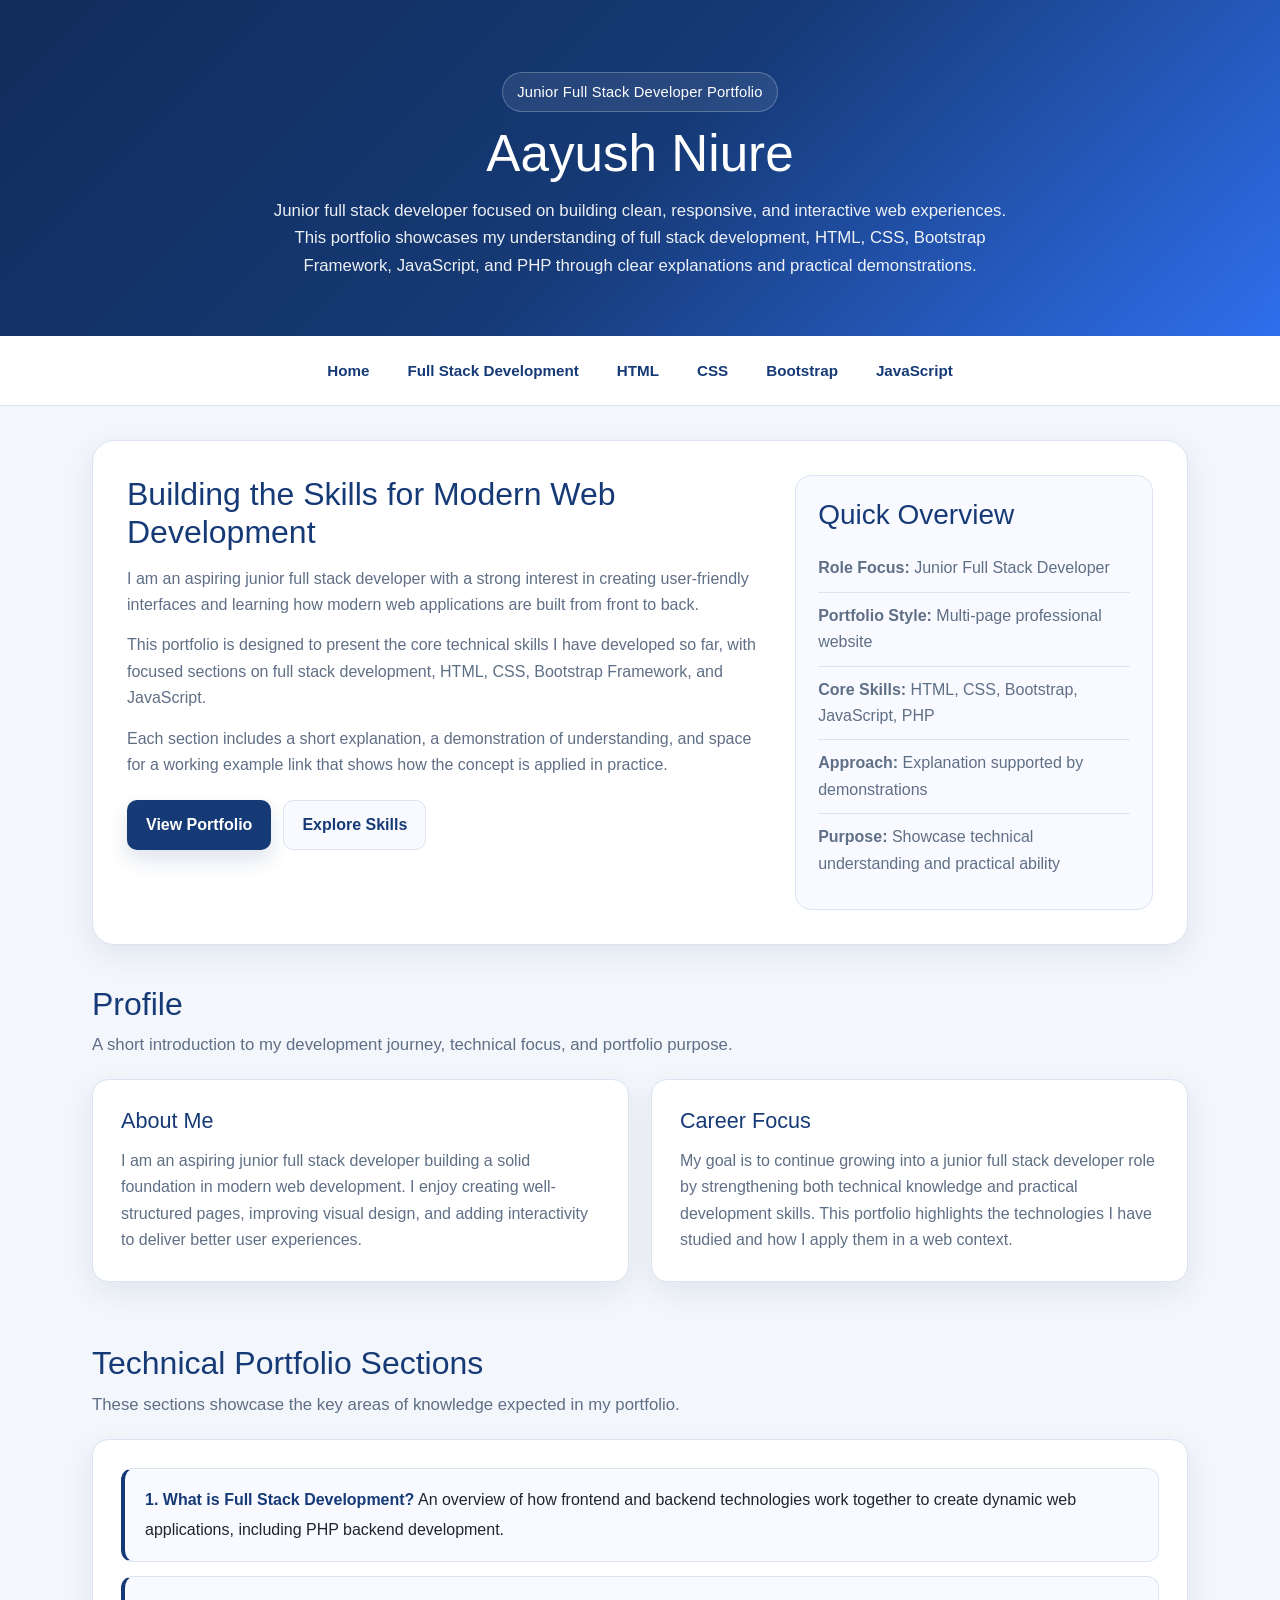
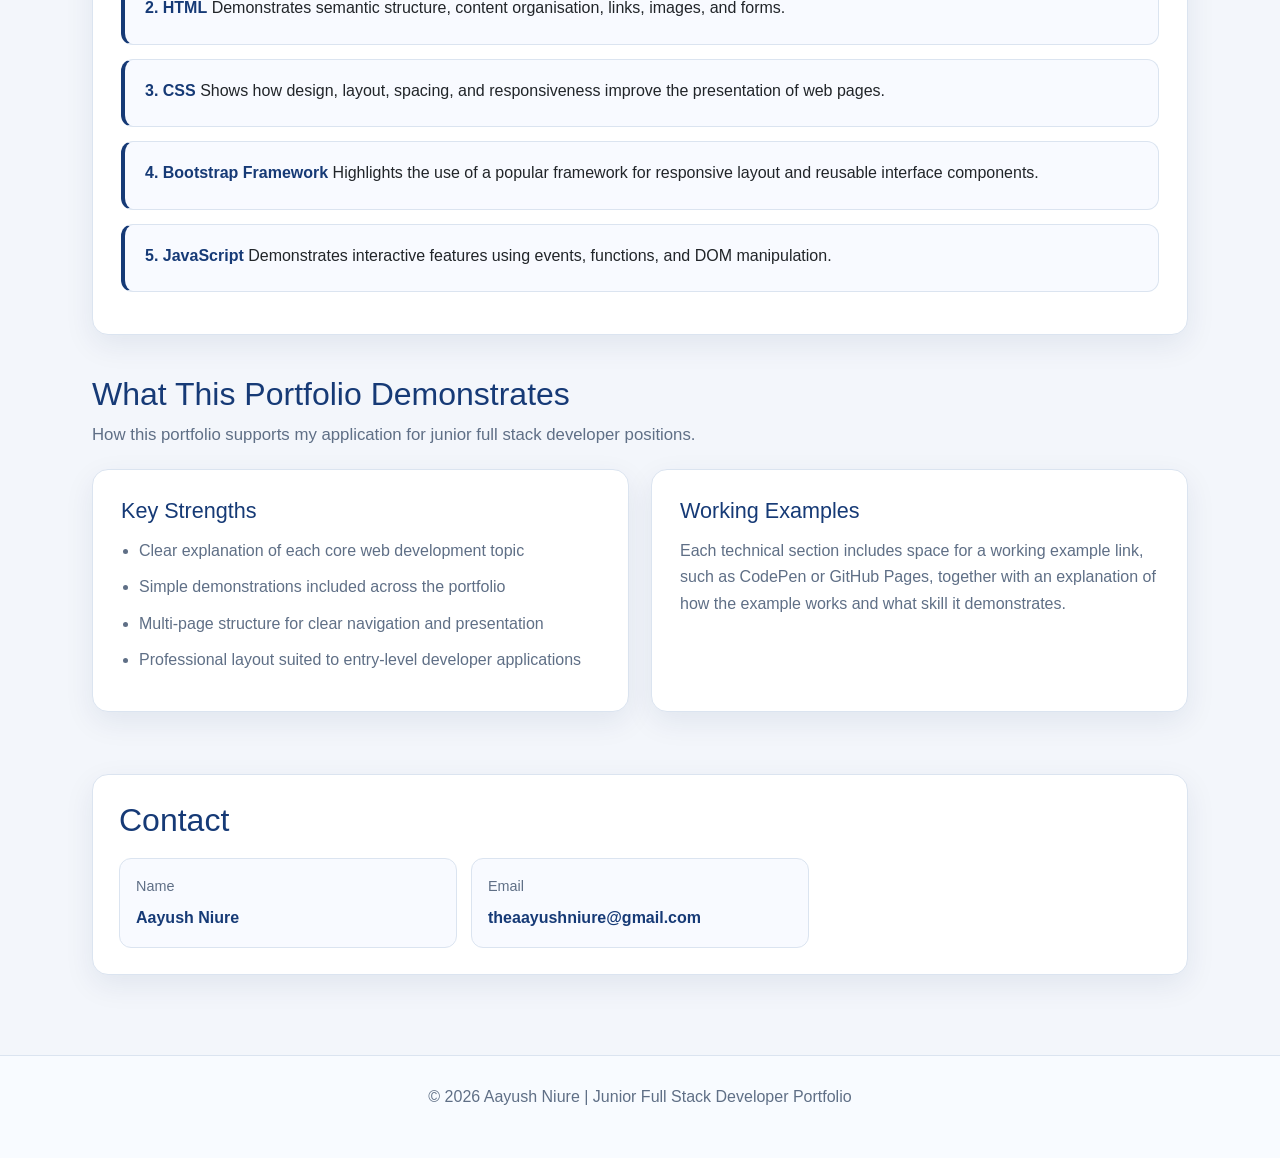
<file: index.html>
<!DOCTYPE html>
<html lang="en">
<head>
  <meta charset="UTF-8" />
  <meta name="viewport" content="width=device-width, initial-scale=1.0" />
  <title>Junior Full Stack Developer Portfolio</title>
  <link href="https://cdn.jsdelivr.net/npm/bootstrap@5.3.0/dist/css/bootstrap.min.css" rel="stylesheet">
  <link rel="stylesheet" href="css/shared-styles.css">
  <link rel="stylesheet" href="css/index.css">
</head>
<body>
  <header>
    <div class="container">
      <span class="eyebrow">Junior Full Stack Developer Portfolio</span>
      <h1>Aayush Niure</h1>
      <p>
        Junior full stack developer focused on building clean, responsive, and interactive web experiences.
        This portfolio showcases my understanding of full stack development, HTML, CSS, Bootstrap Framework, JavaScript, and PHP through clear explanations and practical demonstrations.
      </p>
    </div>
  </header>

  <nav>
    <div class="nav-inner">
      <a href="index.html">Home</a>
      <a href="fullstack-development.html">Full Stack Development</a>
      <a href="html.html">HTML</a>
      <a href="css.html">CSS</a>
      <a href="bootstrap.html">Bootstrap</a>
      <a href="javascript.html">JavaScript</a>
    </div>
  </nav>

  <div class="hero">
    <div class="container">
      <div class="hero-box">
        <div class="hero-copy">
          <h2>Building the Skills for Modern Web Development</h2>
          <p>
            I am an aspiring junior full stack developer with a strong interest in creating user-friendly interfaces and learning how modern web applications are built from front to back.
          </p>
          <p>
            This portfolio is designed to present the core technical skills I have developed so far, with focused sections on full stack development, HTML, CSS, Bootstrap Framework, and JavaScript.
          </p>
          <p>
            Each section includes a short explanation, a demonstration of understanding, and space for a working example link that shows how the concept is applied in practice.
          </p>
          <div class="hero-buttons">
            <a class="btn btn-primary" href="fullstack-development.html">View Portfolio</a>
            <a class="btn btn-secondary" href="html.html">Explore Skills</a>
          </div>
        </div>

        <aside class="hero-side">
          <h3>Quick Overview</h3>
          <ul class="summary-list">
            <li><strong>Role Focus:</strong> Junior Full Stack Developer</li>
            <li><strong>Portfolio Style:</strong> Multi-page professional website</li>
            <li><strong>Core Skills:</strong> HTML, CSS, Bootstrap, JavaScript, PHP</li>
            <li><strong>Approach:</strong> Explanation supported by demonstrations</li>
            <li><strong>Purpose:</strong> Showcase technical understanding and practical ability</li>
          </ul>
        </aside>
      </div>
    </div>
  </div>

  <main>
    <div class="container">
      <section>
        <div class="section-title">
          <h2>Profile</h2>
          <p>A short introduction to my development journey, technical focus, and portfolio purpose.</p>
        </div>
        <div class="grid">
          <div class="card">
            <h3>About Me</h3>
            <p>
              I am an aspiring junior full stack developer building a solid foundation in modern web development. I enjoy creating well-structured pages, improving visual design, and adding interactivity to deliver better user experiences.
            </p>
          </div>

          <div class="card">
            <h3>Career Focus</h3>
            <p>
              My goal is to continue growing into a junior full stack developer role by strengthening both technical knowledge and practical development skills. This portfolio highlights the technologies I have studied and how I apply them in a web context.
            </p>
          </div>
        </div>
      </section>

      <section>
        <div class="section-title">
          <h2>Technical Portfolio Sections</h2>
          <p>These sections showcase the key areas of knowledge expected in my portfolio.</p>
        </div>
        <div class="card">
          <ul class="section-list">
            <li><a href="fullstack-development.html">1. What is Full Stack Development?</a> An overview of how frontend and backend technologies work together to create dynamic web applications, including PHP backend development.</li>
            <li><a href="html.html">2. HTML</a> Demonstrates semantic structure, content organisation, links, images, and forms.</li>
            <li><a href="css.html">3. CSS</a> Shows how design, layout, spacing, and responsiveness improve the presentation of web pages.</li>
            <li><a href="bootstrap.html">4. Bootstrap Framework</a> Highlights the use of a popular framework for responsive layout and reusable interface components.</li>
            <li><a href="javascript.html">5. JavaScript</a> Demonstrates interactive features using events, functions, and DOM manipulation.</li>
          </ul>
        </div>
      </section>

      <section>
        <div class="section-title">
          <h2>What This Portfolio Demonstrates</h2>
          <p>How this portfolio supports my application for junior full stack developer positions.</p>
        </div>
        <div class="grid">
          <div class="card">
            <h3>Key Strengths</h3>
            <ul class="highlights">
              <li>Clear explanation of each core web development topic</li>
              <li>Simple demonstrations included across the portfolio</li>
              <li>Multi-page structure for clear navigation and presentation</li>
              <li>Professional layout suited to entry-level developer applications</li>
            </ul>
          </div>

          <div class="card">
            <h3>Working Examples</h3>
            <p>
              Each technical section includes space for a working example link, such as CodePen or GitHub Pages, together with an explanation of how the example works and what skill it demonstrates.
            </p>
          </div>
        </div>
      </section>

      <section>
        <div class="contact-box">
          <h2>Contact</h2>
          <div class="contact-details">
            <div class="detail">
              <span>Name</span>
              <strong>Aayush Niure</strong>
            </div>
            <div class="detail">
              <span>Email</span>
              <strong>theaayushniure@gmail.com</strong>
            </div>
          </div>
        </div>
      </section>
    </div>
  </main>

  <footer>
    <p>© 2026 Aayush Niure | Junior Full Stack Developer Portfolio</p>
  </footer>
</body>
</html>
</file>
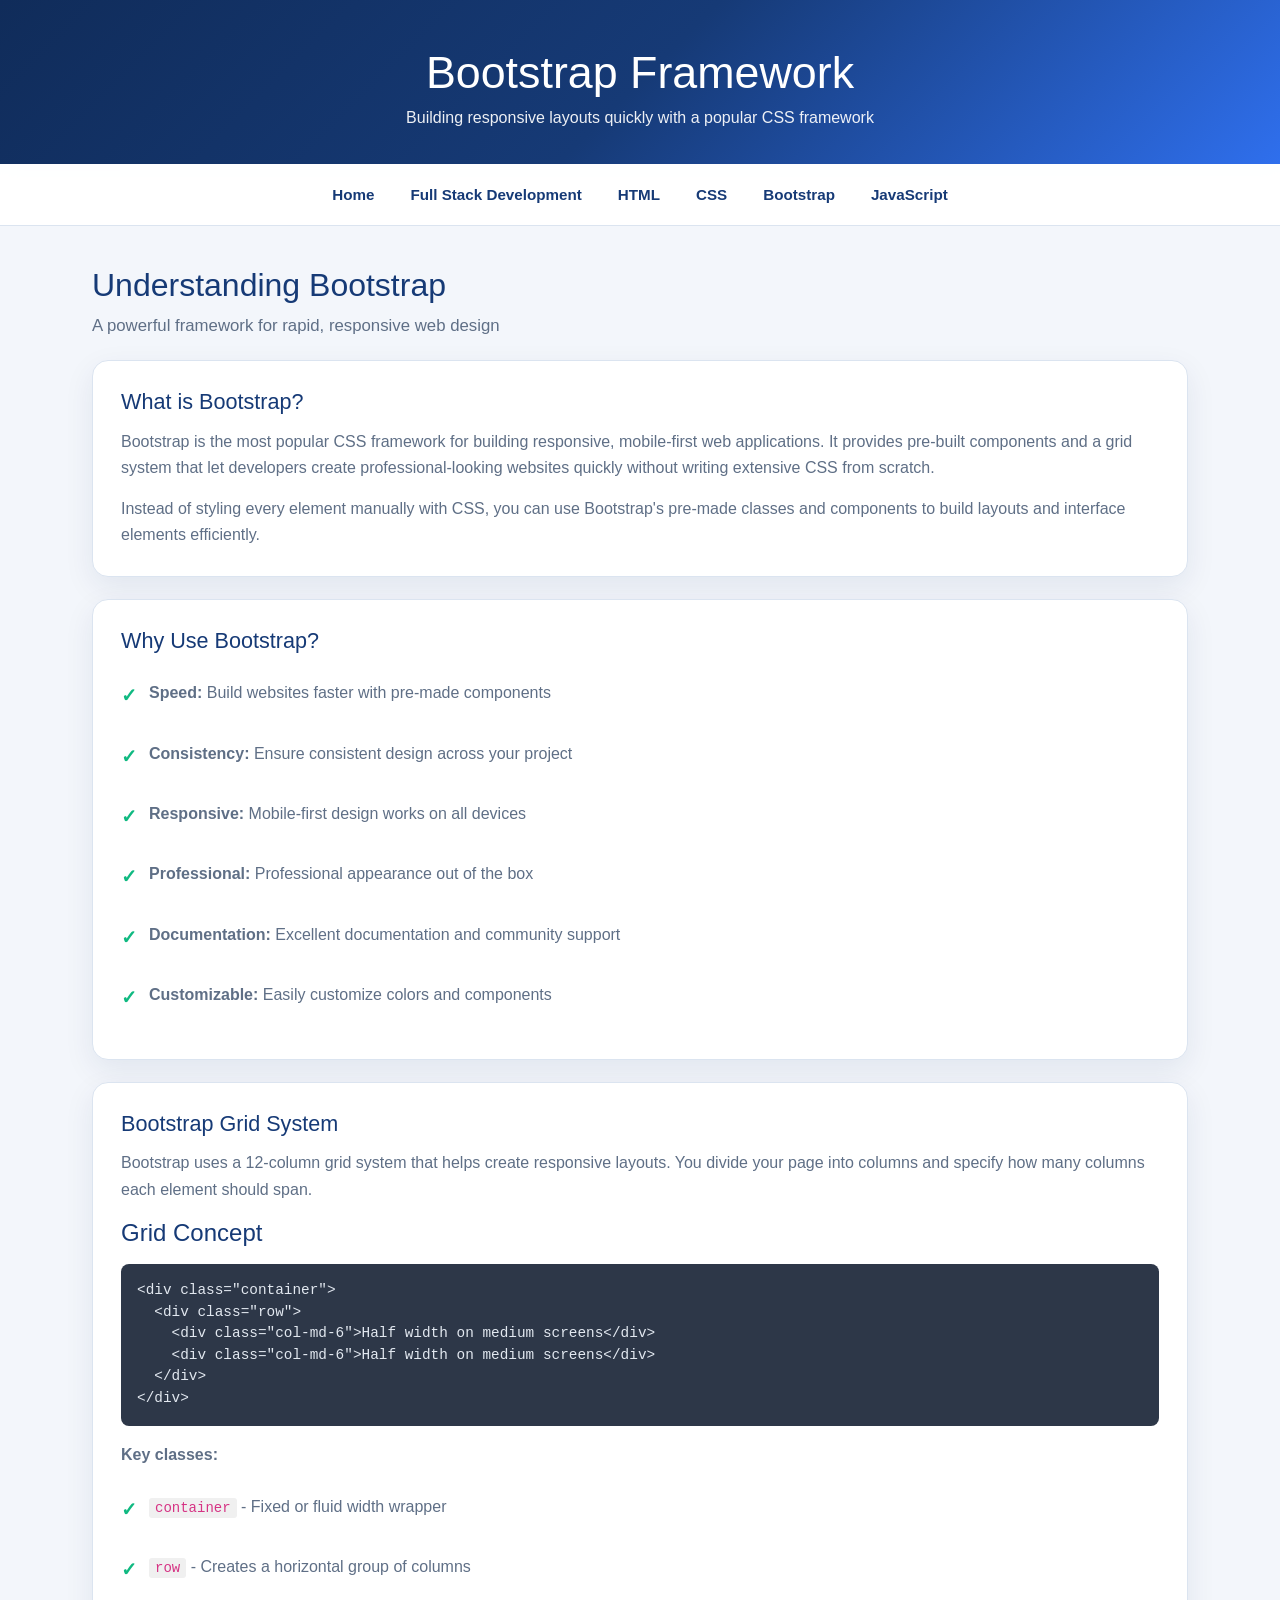
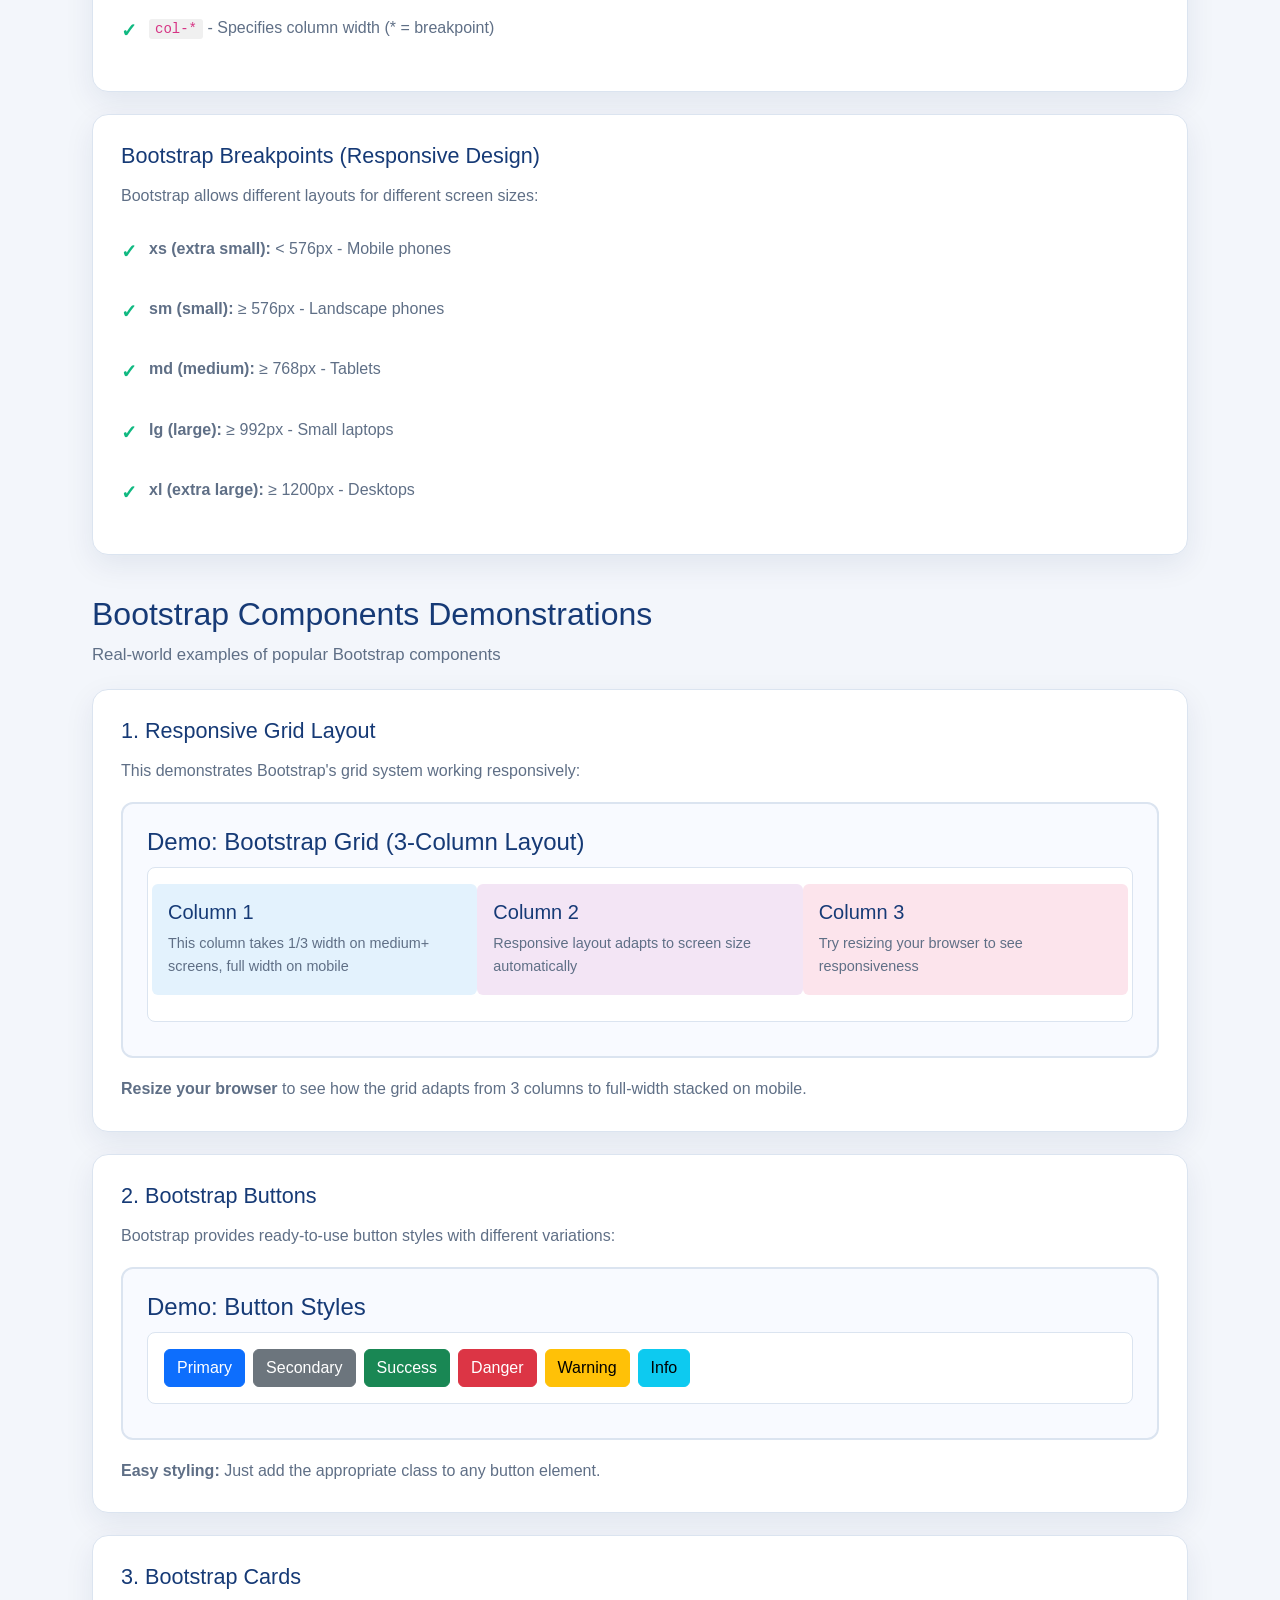
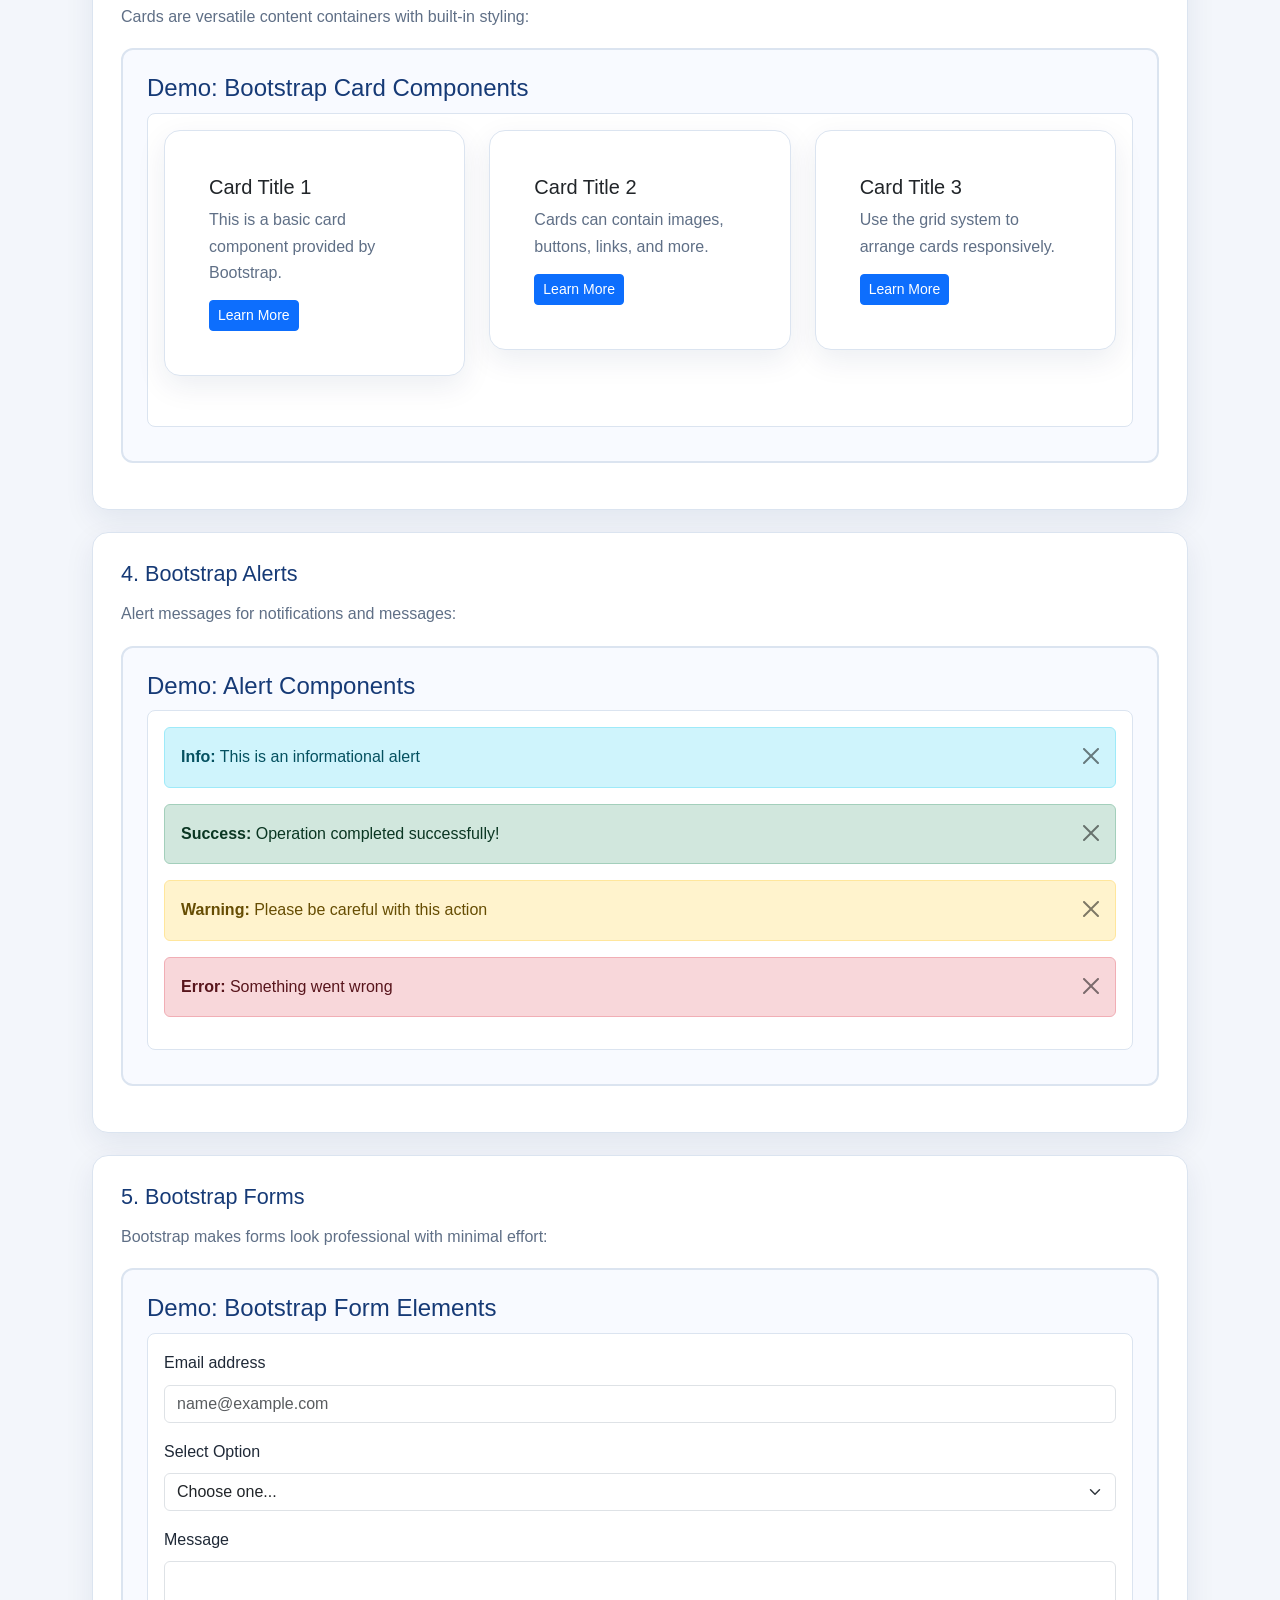
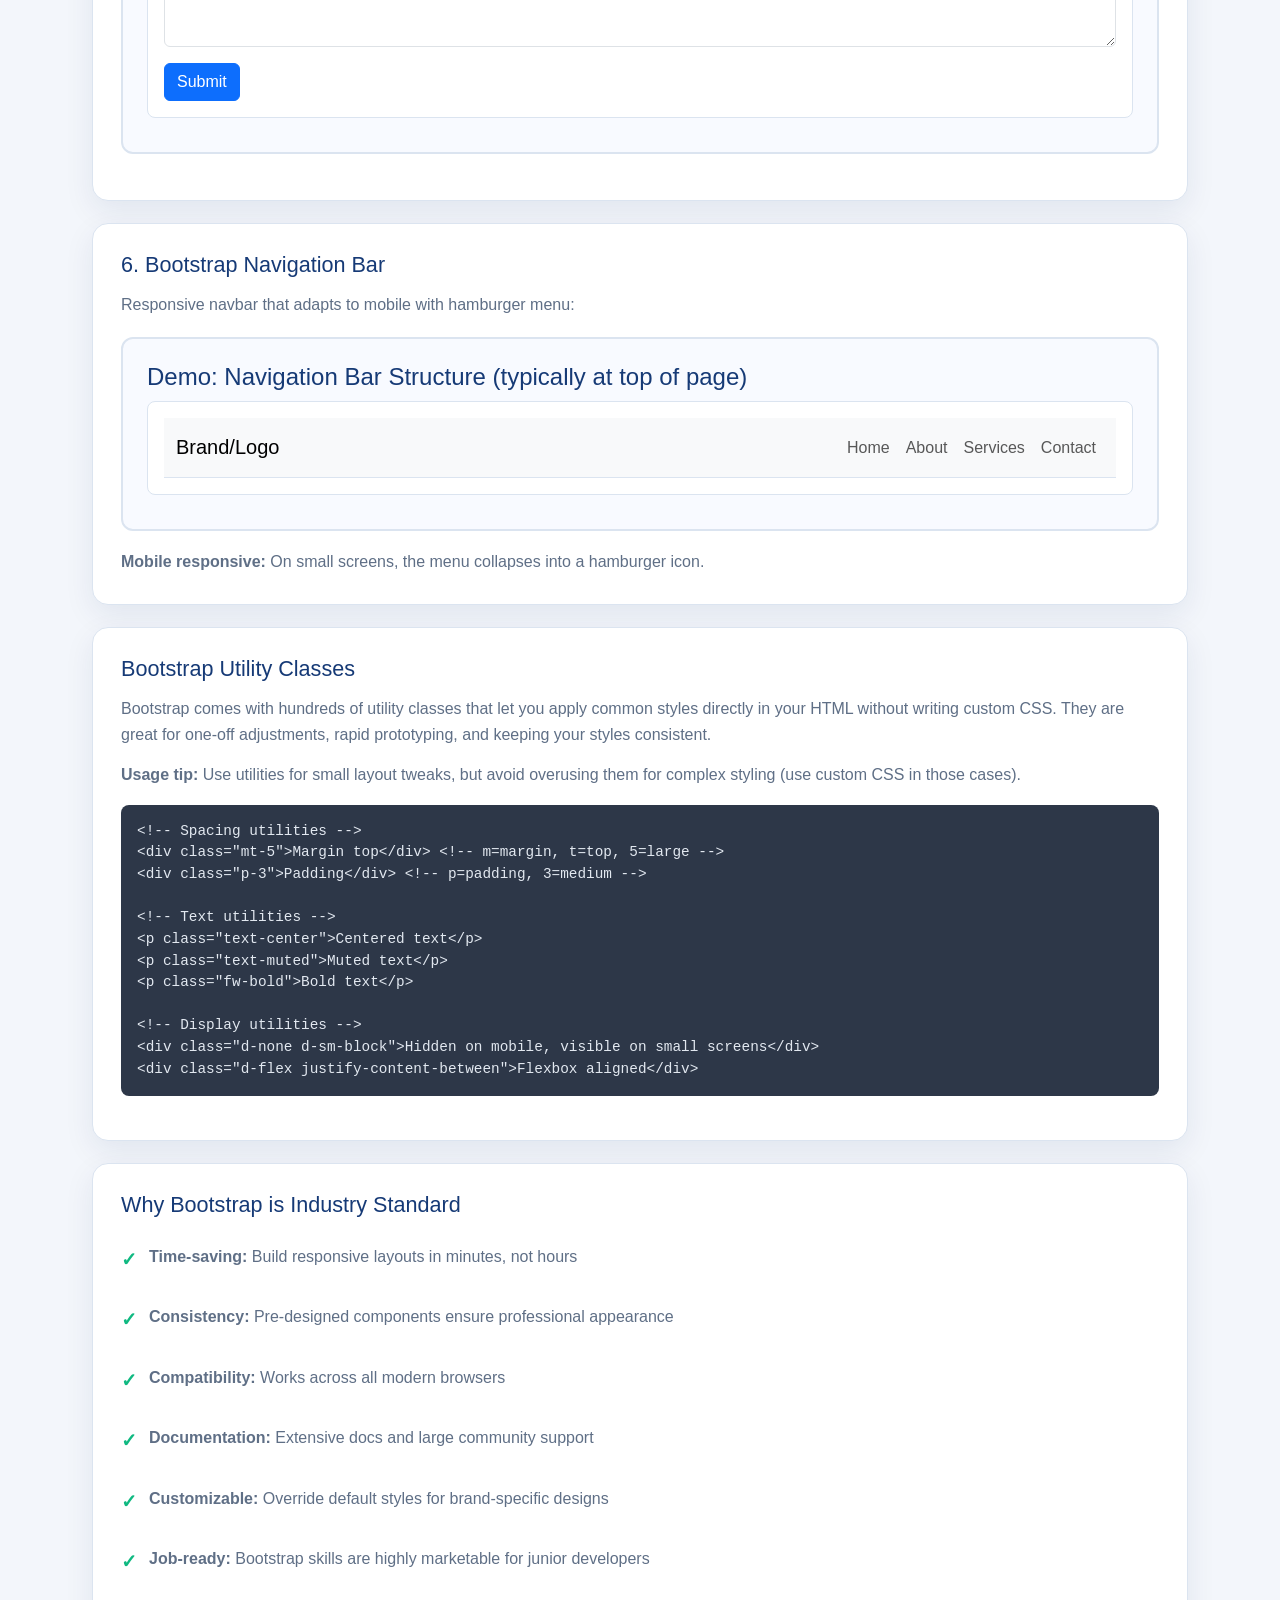
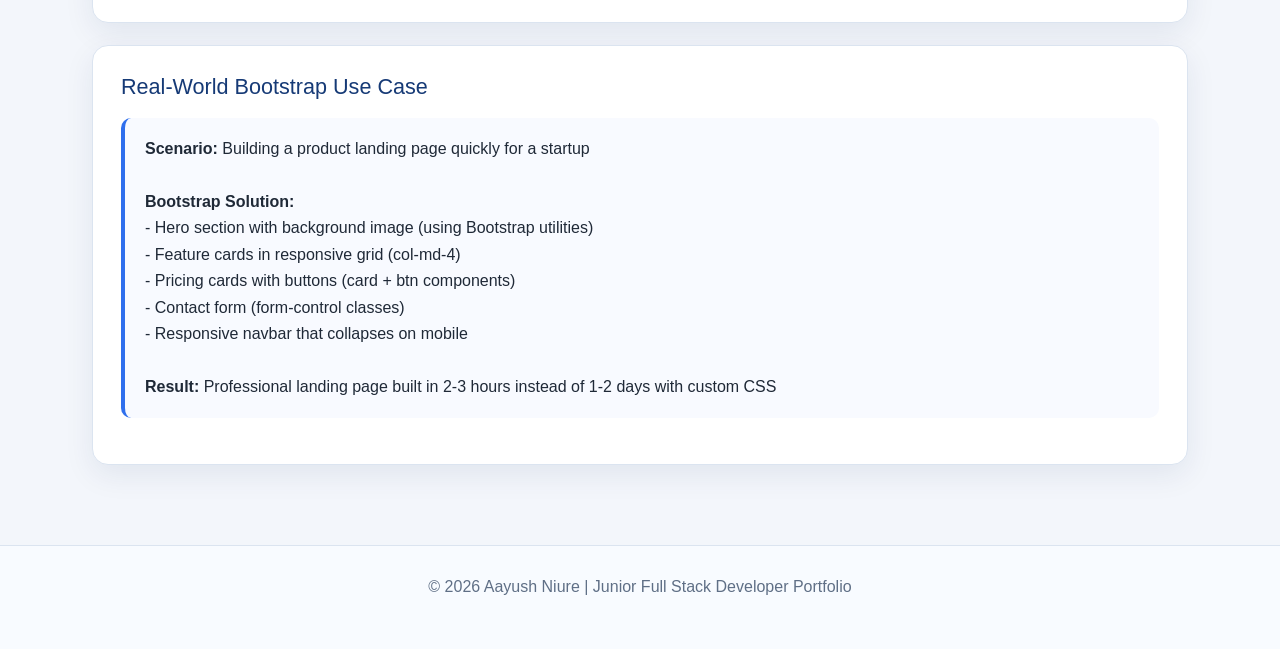
<file: bootstrap.html>
<!DOCTYPE html>
<html lang="en">
<head>
  <meta charset="UTF-8" />
  <meta name="viewport" content="width=device-width, initial-scale=1.0" />
  <title>Bootstrap Framework - Portfolio</title>
  <link href="https://cdn.jsdelivr.net/npm/bootstrap@5.3.0/dist/css/bootstrap.min.css" rel="stylesheet">
  <link rel="stylesheet" href="css/shared-styles.css">
  <link rel="stylesheet" href="css/bootstrap.css">
  <style></style>
</head>
<body>
  <header>
    <div class="container">
      <h1>Bootstrap Framework</h1>
      <p>Building responsive layouts quickly with a popular CSS framework</p>
    </div>
  </header>

  <nav>
    <div class="nav-inner">
      <a href="index.html">Home</a>
      <a href="fullstack-development.html">Full Stack Development</a>
      <a href="html.html">HTML</a>
      <a href="css.html">CSS</a>
      <a href="bootstrap.html">Bootstrap</a>
      <a href="javascript.html">JavaScript</a>
    </div>
  </nav>

  <main>
    <div class="container">
      <section>
        <div class="section-title">
          <h2>Understanding Bootstrap</h2>
          <p>A powerful framework for rapid, responsive web design</p>
        </div>

        <div class="card-custom">
          <h3>What is Bootstrap?</h3>
          <p>
            Bootstrap is the most popular CSS framework for building responsive, mobile-first web applications.
            It provides pre-built components and a grid system that let developers create professional-looking websites
            quickly without writing extensive CSS from scratch.
          </p>
          <p>
            Instead of styling every element manually with CSS, you can use Bootstrap's pre-made classes and components
            to build layouts and interface elements efficiently.
          </p>
        </div>

        <div class="card-custom">
          <h3>Why Use Bootstrap?</h3>
          <ul class="feature-list">
            <li><strong>Speed:</strong> Build websites faster with pre-made components</li>
            <li><strong>Consistency:</strong> Ensure consistent design across your project</li>
            <li><strong>Responsive:</strong> Mobile-first design works on all devices</li>
            <li><strong>Professional:</strong> Professional appearance out of the box</li>
            <li><strong>Documentation:</strong> Excellent documentation and community support</li>
            <li><strong>Customizable:</strong> Easily customize colors and components</li>
          </ul>
        </div>

        <div class="card-custom">
          <h3>Bootstrap Grid System</h3>
          <p>
            Bootstrap uses a 12-column grid system that helps create responsive layouts. 
            You divide your page into columns and specify how many columns each element should span.
          </p>

          <h4 style="color: var(--primary); margin: 16px 0 8px;">Grid Concept</h4>
          <div class="code-block">
&lt;div class="container"&gt;<br/>
&nbsp;&nbsp;&lt;div class="row"&gt;<br/>
&nbsp;&nbsp;&nbsp;&nbsp;&lt;div class="col-md-6"&gt;Half width on medium screens&lt;/div&gt;<br/>
&nbsp;&nbsp;&nbsp;&nbsp;&lt;div class="col-md-6"&gt;Half width on medium screens&lt;/div&gt;<br/>
&nbsp;&nbsp;&lt;/div&gt;<br/>
&lt;/div&gt;
          </div>

          <p>
            <strong>Key classes:</strong>
          </p>
          <ul class="feature-list">
            <li><code style="background: #f0f0f0; padding: 2px 6px; border-radius: 3px;">container</code> - Fixed or fluid width wrapper</li>
            <li><code style="background: #f0f0f0; padding: 2px 6px; border-radius: 3px;">row</code> - Creates a horizontal group of columns</li>
            <li><code style="background: #f0f0f0; padding: 2px 6px; border-radius: 3px;">col-*</code> - Specifies column width (* = breakpoint)</li>
          </ul>
        </div>

        <div class="card-custom">
          <h3>Bootstrap Breakpoints (Responsive Design)</h3>
          <p>Bootstrap allows different layouts for different screen sizes:</p>
          <ul class="feature-list">
            <li><strong>xs (extra small):</strong> &lt; 576px - Mobile phones</li>
            <li><strong>sm (small):</strong> ≥ 576px - Landscape phones</li>
            <li><strong>md (medium):</strong> ≥ 768px - Tablets</li>
            <li><strong>lg (large):</strong> ≥ 992px - Small laptops</li>
            <li><strong>xl (extra large):</strong> ≥ 1200px - Desktops</li>
          </ul>
        </div>
      </section>

      <section>
        <div class="section-title">
          <h2>Bootstrap Components Demonstrations</h2>
          <p>Real-world examples of popular Bootstrap components</p>
        </div>

        <div class="card-custom">
          <h3>1. Responsive Grid Layout</h3>
          <p>This demonstrates Bootstrap's grid system working responsively:</p>
          <div class="demo">
            <h4>Demo: Bootstrap Grid (3-Column Layout)</h4>
            <div class="demo-content">
              <div class="row">
                <div class="col-md-4" style="background: #e3f2fd; padding: 16px; border-radius: 6px; margin-bottom: 10px;">
                  <h5 style="color: var(--primary); margin: 0 0 8px;">Column 1</h5>
                  <p style="margin: 0; font-size: 0.9rem; color: var(--muted);">This column takes 1/3 width on medium+ screens, full width on mobile</p>
                </div>
                <div class="col-md-4" style="background: #f3e5f5; padding: 16px; border-radius: 6px; margin-bottom: 10px;">
                  <h5 style="color: var(--primary); margin: 0 0 8px;">Column 2</h5>
                  <p style="margin: 0; font-size: 0.9rem; color: var(--muted);">Responsive layout adapts to screen size automatically</p>
                </div>
                <div class="col-md-4" style="background: #fce4ec; padding: 16px; border-radius: 6px; margin-bottom: 10px;">
                  <h5 style="color: var(--primary); margin: 0 0 8px;">Column 3</h5>
                  <p style="margin: 0; font-size: 0.9rem; color: var(--muted);">Try resizing your browser to see responsiveness</p>
                </div>
              </div>
            </div>
          </div>
          <p><strong>Resize your browser</strong> to see how the grid adapts from 3 columns to full-width stacked on mobile.</p>
        </div>

        <div class="card-custom">
          <h3>2. Bootstrap Buttons</h3>
          <p>Bootstrap provides ready-to-use button styles with different variations:</p>
          <div class="demo">
            <h4>Demo: Button Styles</h4>
            <div class="demo-content">
              <div class="btn-demo">
                <button class="btn btn-primary">Primary</button>
                <button class="btn btn-secondary">Secondary</button>
                <button class="btn btn-success">Success</button>
                <button class="btn btn-danger">Danger</button>
                <button class="btn btn-warning">Warning</button>
                <button class="btn btn-info">Info</button>
              </div>
            </div>
          </div>
          <p><strong>Easy styling:</strong> Just add the appropriate class to any button element.</p>
        </div>

        <div class="card-custom">
          <h3>3. Bootstrap Cards</h3>
          <p>Cards are versatile content containers with built-in styling:</p>
          <div class="demo">
            <h4>Demo: Bootstrap Card Components</h4>
            <div class="demo-content">
              <div class="row">
                <div class="col-md-4" style="margin-bottom: 12px;">
                  <div class="card">
                    <div class="card-body">
                      <h5 class="card-title">Card Title 1</h5>
                      <p class="card-text">This is a basic card component provided by Bootstrap.</p>
                      <a href="#" class="btn btn-primary btn-sm">Learn More</a>
                    </div>
                  </div>
                </div>
                <div class="col-md-4" style="margin-bottom: 12px;">
                  <div class="card">
                    <div class="card-body">
                      <h5 class="card-title">Card Title 2</h5>
                      <p class="card-text">Cards can contain images, buttons, links, and more.</p>
                      <a href="#" class="btn btn-primary btn-sm">Learn More</a>
                    </div>
                  </div>
                </div>
                <div class="col-md-4" style="margin-bottom: 12px;">
                  <div class="card">
                    <div class="card-body">
                      <h5 class="card-title">Card Title 3</h5>
                      <p class="card-text">Use the grid system to arrange cards responsively.</p>
                      <a href="#" class="btn btn-primary btn-sm">Learn More</a>
                    </div>
                  </div>
                </div>
              </div>
            </div>
          </div>
        </div>

        <div class="card-custom">
          <h3>4. Bootstrap Alerts</h3>
          <p>Alert messages for notifications and messages:</p>
          <div class="demo">
            <h4>Demo: Alert Components</h4>
            <div class="demo-content">
              <div class="alert alert-info alert-dismissible fade show" role="alert">
                <strong>Info:</strong> This is an informational alert
                <button type="button" class="btn-close" data-bs-dismiss="alert" aria-label="Close"></button>
              </div>
              <div class="alert alert-success alert-dismissible fade show" role="alert">
                <strong>Success:</strong> Operation completed successfully!
                <button type="button" class="btn-close" data-bs-dismiss="alert" aria-label="Close"></button>
              </div>
              <div class="alert alert-warning alert-dismissible fade show" role="alert">
                <strong>Warning:</strong> Please be careful with this action
                <button type="button" class="btn-close" data-bs-dismiss="alert" aria-label="Close"></button>
              </div>
              <div class="alert alert-danger alert-dismissible fade show" role="alert">
                <strong>Error:</strong> Something went wrong
                <button type="button" class="btn-close" data-bs-dismiss="alert" aria-label="Close"></button>
              </div>
            </div>
          </div>
        </div>

        <div class="card-custom">
          <h3>5. Bootstrap Forms</h3>
          <p>Bootstrap makes forms look professional with minimal effort:</p>
          <div class="demo">
            <h4>Demo: Bootstrap Form Elements</h4>
            <div class="demo-content">
              <form>
                <div class="mb-3">
                  <label for="exampleFormControlInput1" class="form-label">Email address</label>
                  <input type="email" class="form-control" id="exampleFormControlInput1" placeholder="name@example.com">
                </div>

                <div class="mb-3">
                  <label for="exampleFormControlSelect1" class="form-label">Select Option</label>
                  <select class="form-select" id="exampleFormControlSelect1">
                    <option>Choose one...</option>
                    <option>Option 1</option>
                    <option>Option 2</option>
                    <option>Option 3</option>
                  </select>
                </div>

                <div class="mb-3">
                  <label for="exampleFormControlTextarea1" class="form-label">Message</label>
                  <textarea class="form-control" id="exampleFormControlTextarea1" rows="3"></textarea>
                </div>

                <button type="submit" class="btn btn-primary">Submit</button>
              </form>
            </div>
          </div>
        </div>

        <div class="card-custom">
          <h3>6. Bootstrap Navigation Bar</h3>
          <p>Responsive navbar that adapts to mobile with hamburger menu:</p>
          <div class="demo">
            <h4>Demo: Navigation Bar Structure (typically at top of page)</h4>
            <div class="demo-content">
              <nav class="navbar navbar-expand-lg navbar-light bg-light">
                <div class="container-fluid">
                  <span class="navbar-brand">Brand/Logo</span>
                  <button class="navbar-toggler" type="button">
                    <span class="navbar-toggler-icon"></span>
                  </button>
                  <div class="collapse navbar-collapse">
                    <ul class="navbar-nav ms-auto">
                      <li class="nav-item"><a class="nav-link" href="#">Home</a></li>
                      <li class="nav-item"><a class="nav-link" href="#">About</a></li>
                      <li class="nav-item"><a class="nav-link" href="#">Services</a></li>
                      <li class="nav-item"><a class="nav-link" href="#">Contact</a></li>
                    </ul>
                  </div>
                </div>
              </nav>
            </div>
          </div>
          <p><strong>Mobile responsive:</strong> On small screens, the menu collapses into a hamburger icon.</p>
        </div>


        <div class="card-custom">
          <h3>Bootstrap Utility Classes</h3>
          <p>
            Bootstrap comes with hundreds of utility classes that let you apply common styles directly in your HTML without writing custom CSS.
            They are great for one-off adjustments, rapid prototyping, and keeping your styles consistent.
          </p>
          <p style="margin-bottom: 8px;">
            <strong>Usage tip:</strong> Use utilities for small layout tweaks, but avoid overusing them for complex styling (use custom CSS in those cases).
          </p>
          <div class="code-block">
&lt;!-- Spacing utilities --&gt;<br/>
&lt;div class="mt-5"&gt;Margin top&lt;/div&gt;           &lt;!-- m=margin, t=top, 5=large --&gt;<br/>
&lt;div class="p-3"&gt;Padding&lt;/div&gt;              &lt;!-- p=padding, 3=medium --&gt;<br/>
<br/>
&lt;!-- Text utilities --&gt;<br/>
&lt;p class="text-center"&gt;Centered text&lt;/p&gt;<br/>
&lt;p class="text-muted"&gt;Muted text&lt;/p&gt;<br/>
&lt;p class="fw-bold"&gt;Bold text&lt;/p&gt;<br/>
<br/>
&lt;!-- Display utilities --&gt;<br/>
&lt;div class="d-none d-sm-block"&gt;Hidden on mobile, visible on small screens&lt;/div&gt;<br/>
&lt;div class="d-flex justify-content-between"&gt;Flexbox aligned&lt;/div&gt;
          </div>
        </div>

        <div class="card-custom">
          <h3>Why Bootstrap is Industry Standard</h3>
          <ul class="feature-list">
            <li><strong>Time-saving:</strong> Build responsive layouts in minutes, not hours</li>
            <li><strong>Consistency:</strong> Pre-designed components ensure professional appearance</li>
            <li><strong>Compatibility:</strong> Works across all modern browsers</li>
            <li><strong>Documentation:</strong> Extensive docs and large community support</li>
            <li><strong>Customizable:</strong> Override default styles for brand-specific designs</li>
            <li><strong>Job-ready:</strong> Bootstrap skills are highly marketable for junior developers</li>
          </ul>
        </div>

        <div class="card-custom">
          <h3>Real-World Bootstrap Use Case</h3>
          <div class="highlight-box">
            <strong>Scenario:</strong> Building a product landing page quickly for a startup<br><br>
            <strong>Bootstrap Solution:</strong><br>
            - Hero section with background image (using Bootstrap utilities)<br>
            - Feature cards in responsive grid (col-md-4)<br>
            - Pricing cards with buttons (card + btn components)<br>
            - Contact form (form-control classes)<br>
            - Responsive navbar that collapses on mobile<br><br>
            <strong>Result:</strong> Professional landing page built in 2-3 hours instead of 1-2 days with custom CSS
          </div>
        </div>


      </section>
    </div>
  </main>

  <footer>
    <p>© 2026 Aayush Niure | Junior Full Stack Developer Portfolio</p>
  </footer>

  <script src="https://cdn.jsdelivr.net/npm/bootstrap@5.3.0/dist/js/bootstrap.bundle.min.js"></script>
</body>
</html>
</file>
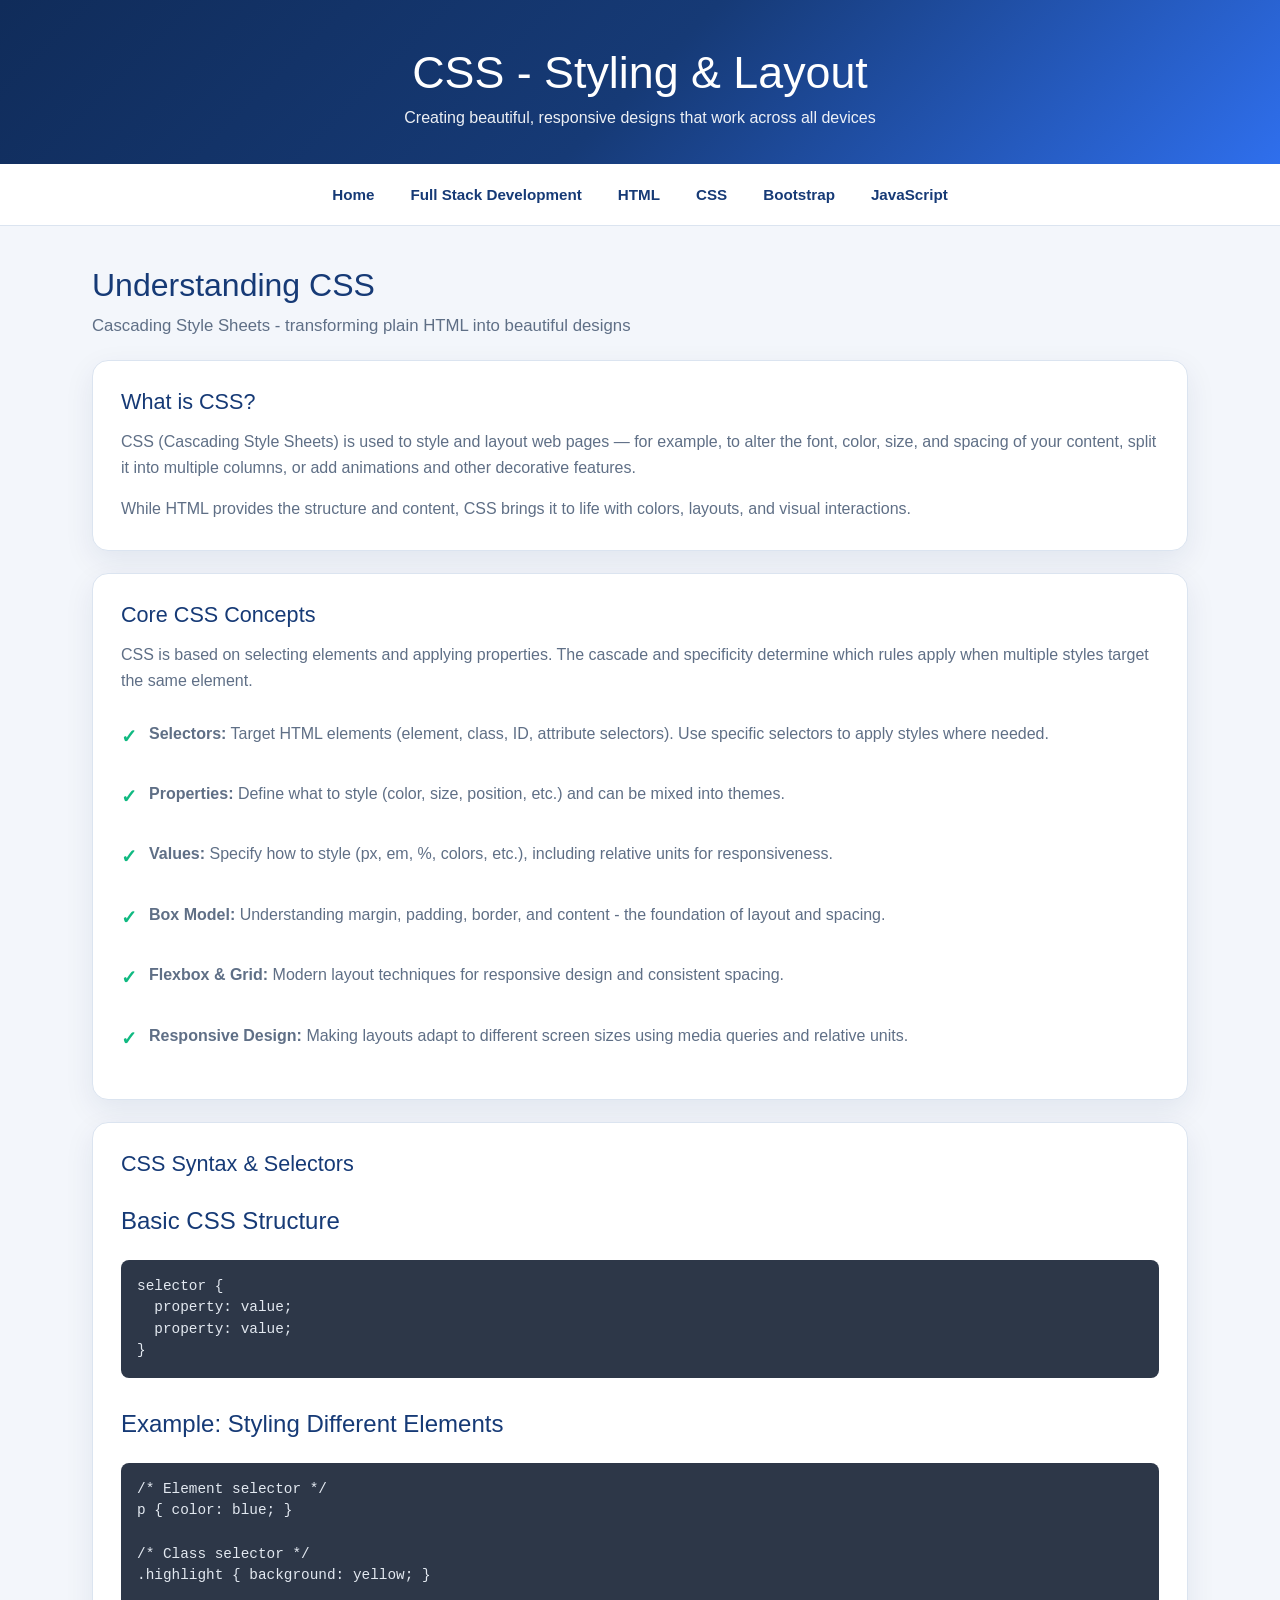
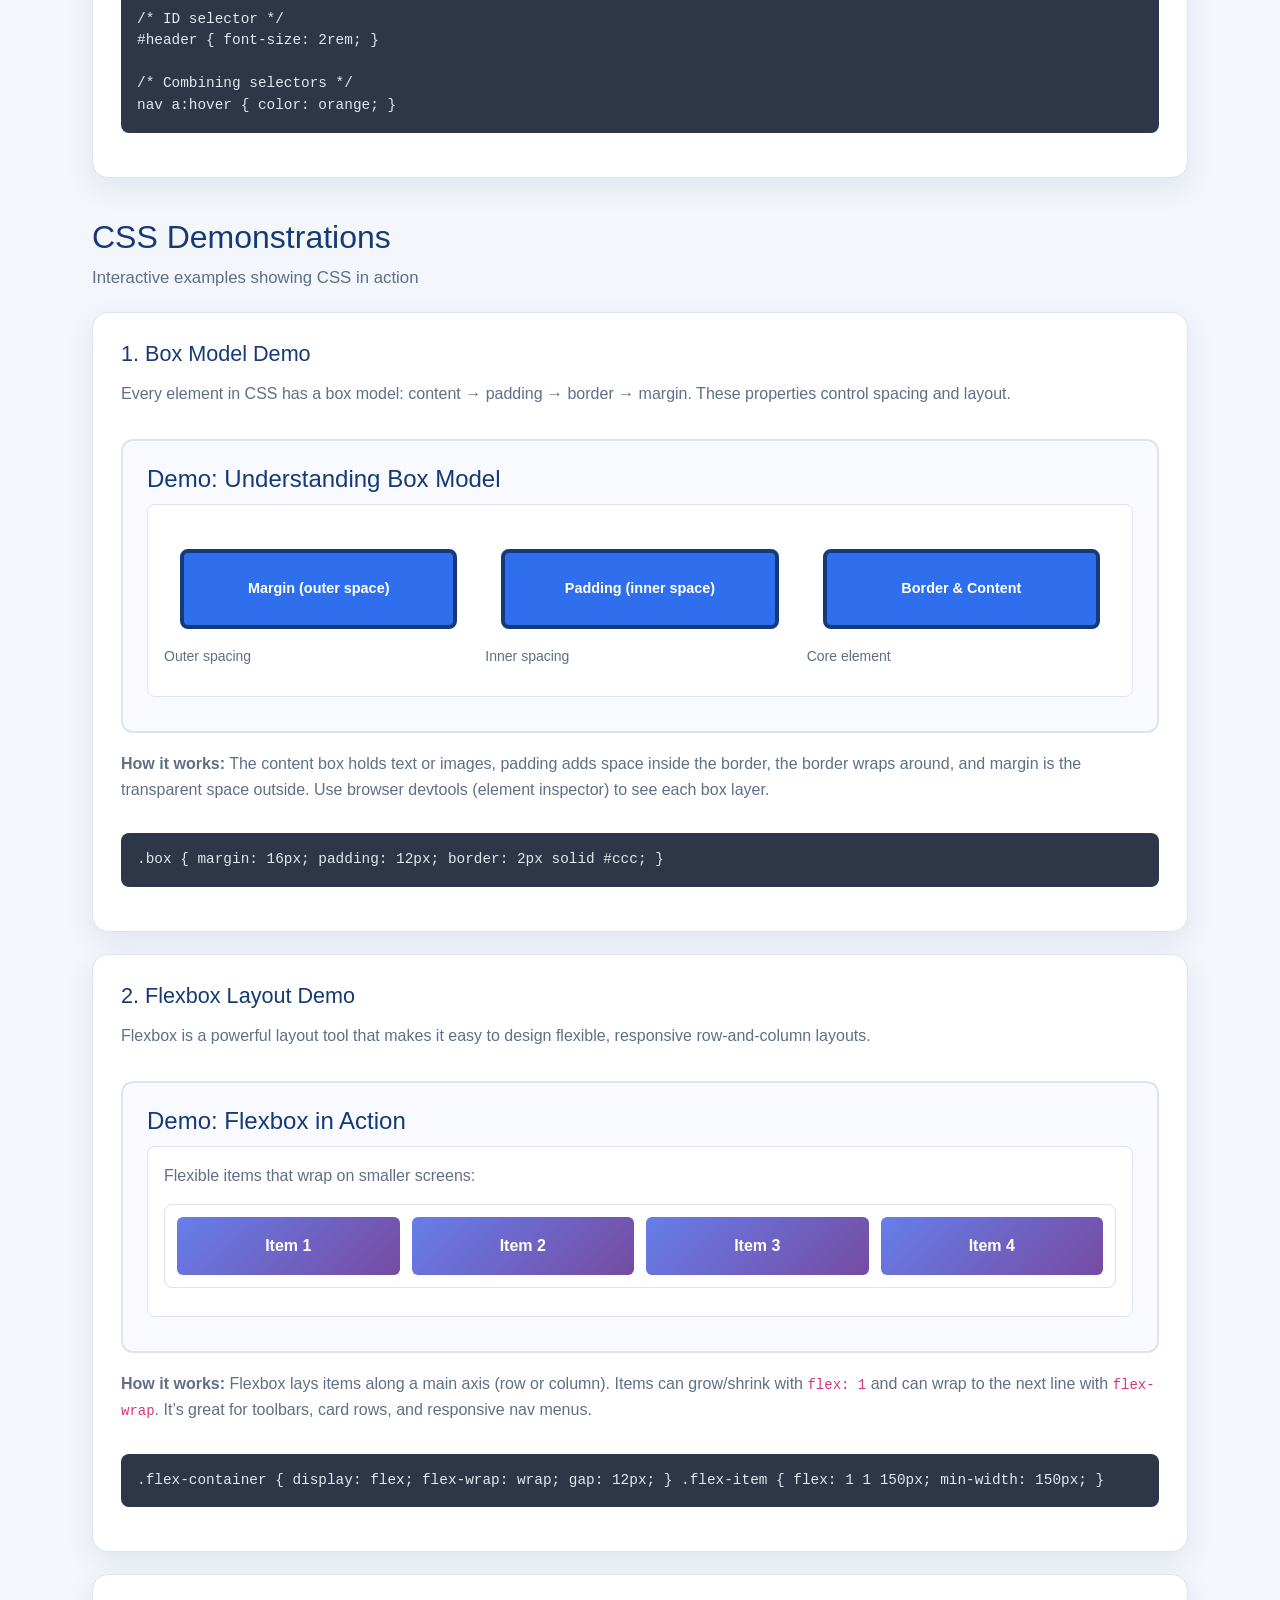
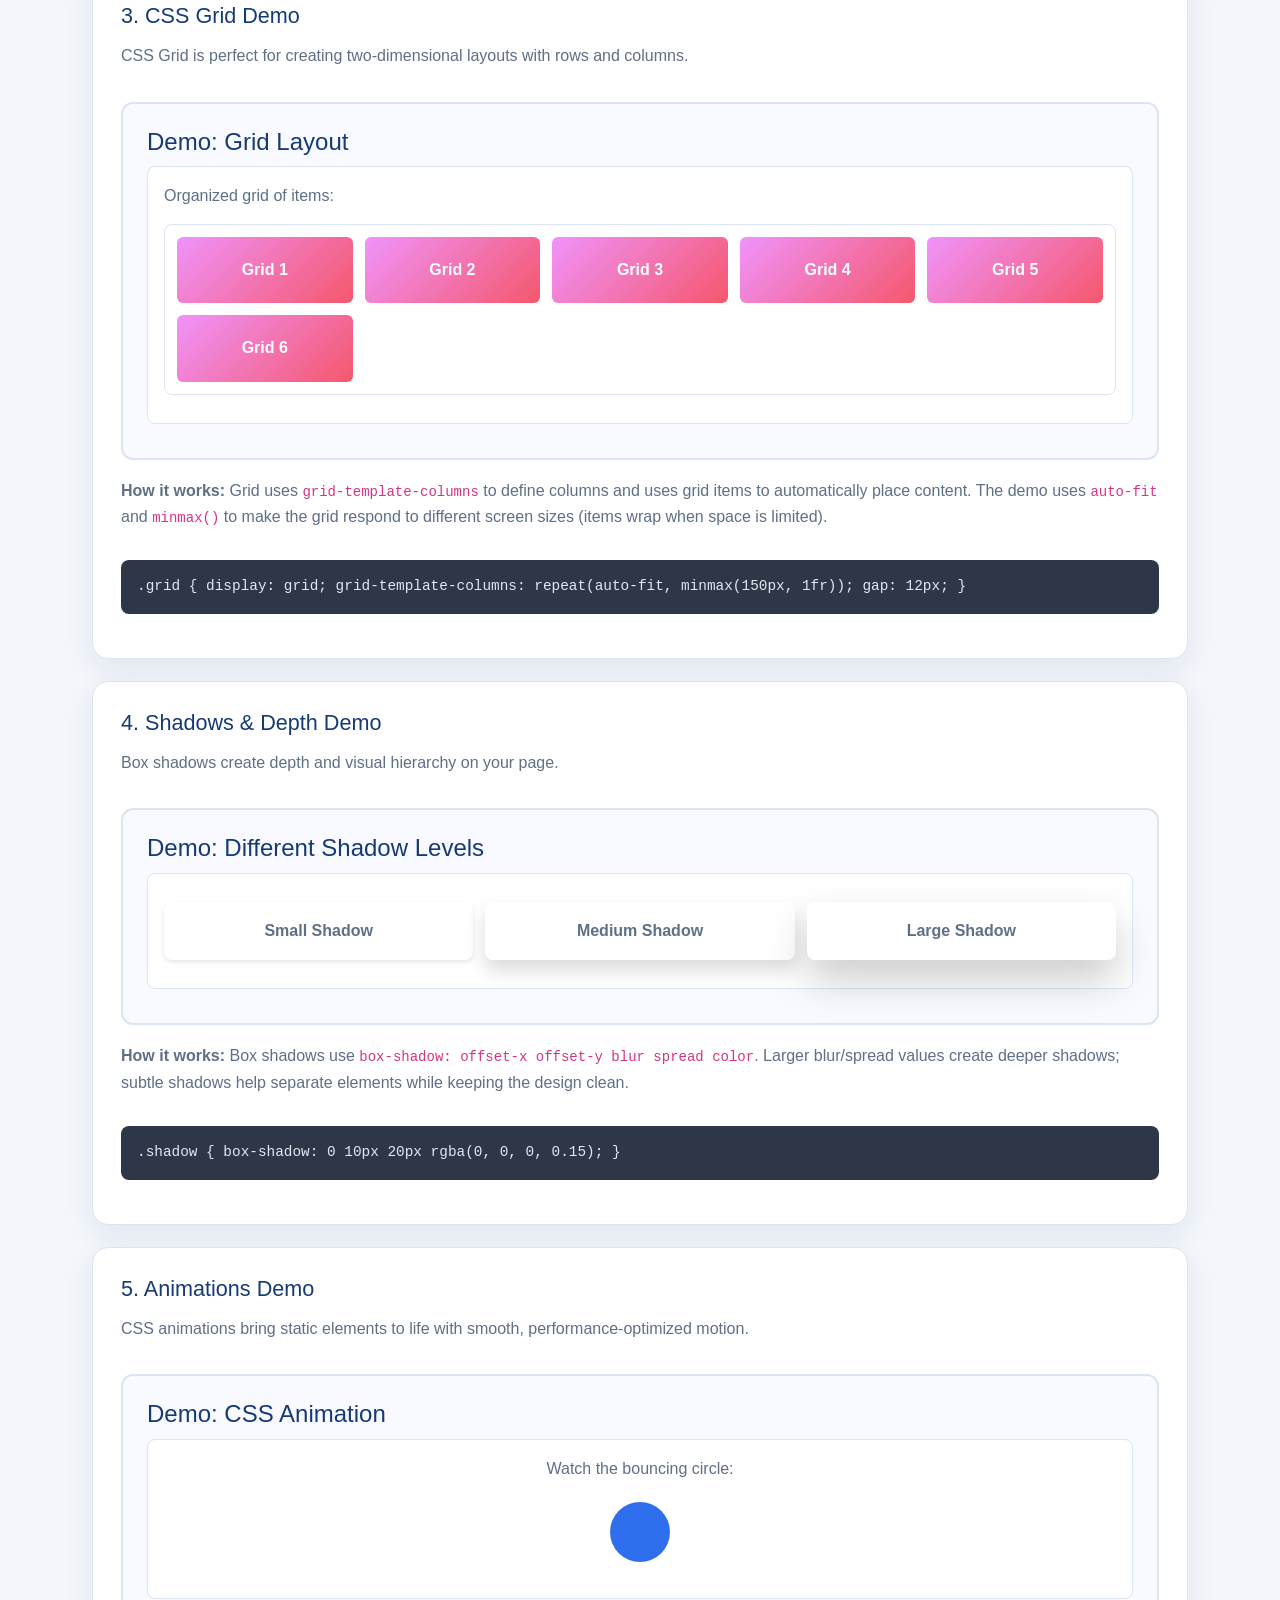
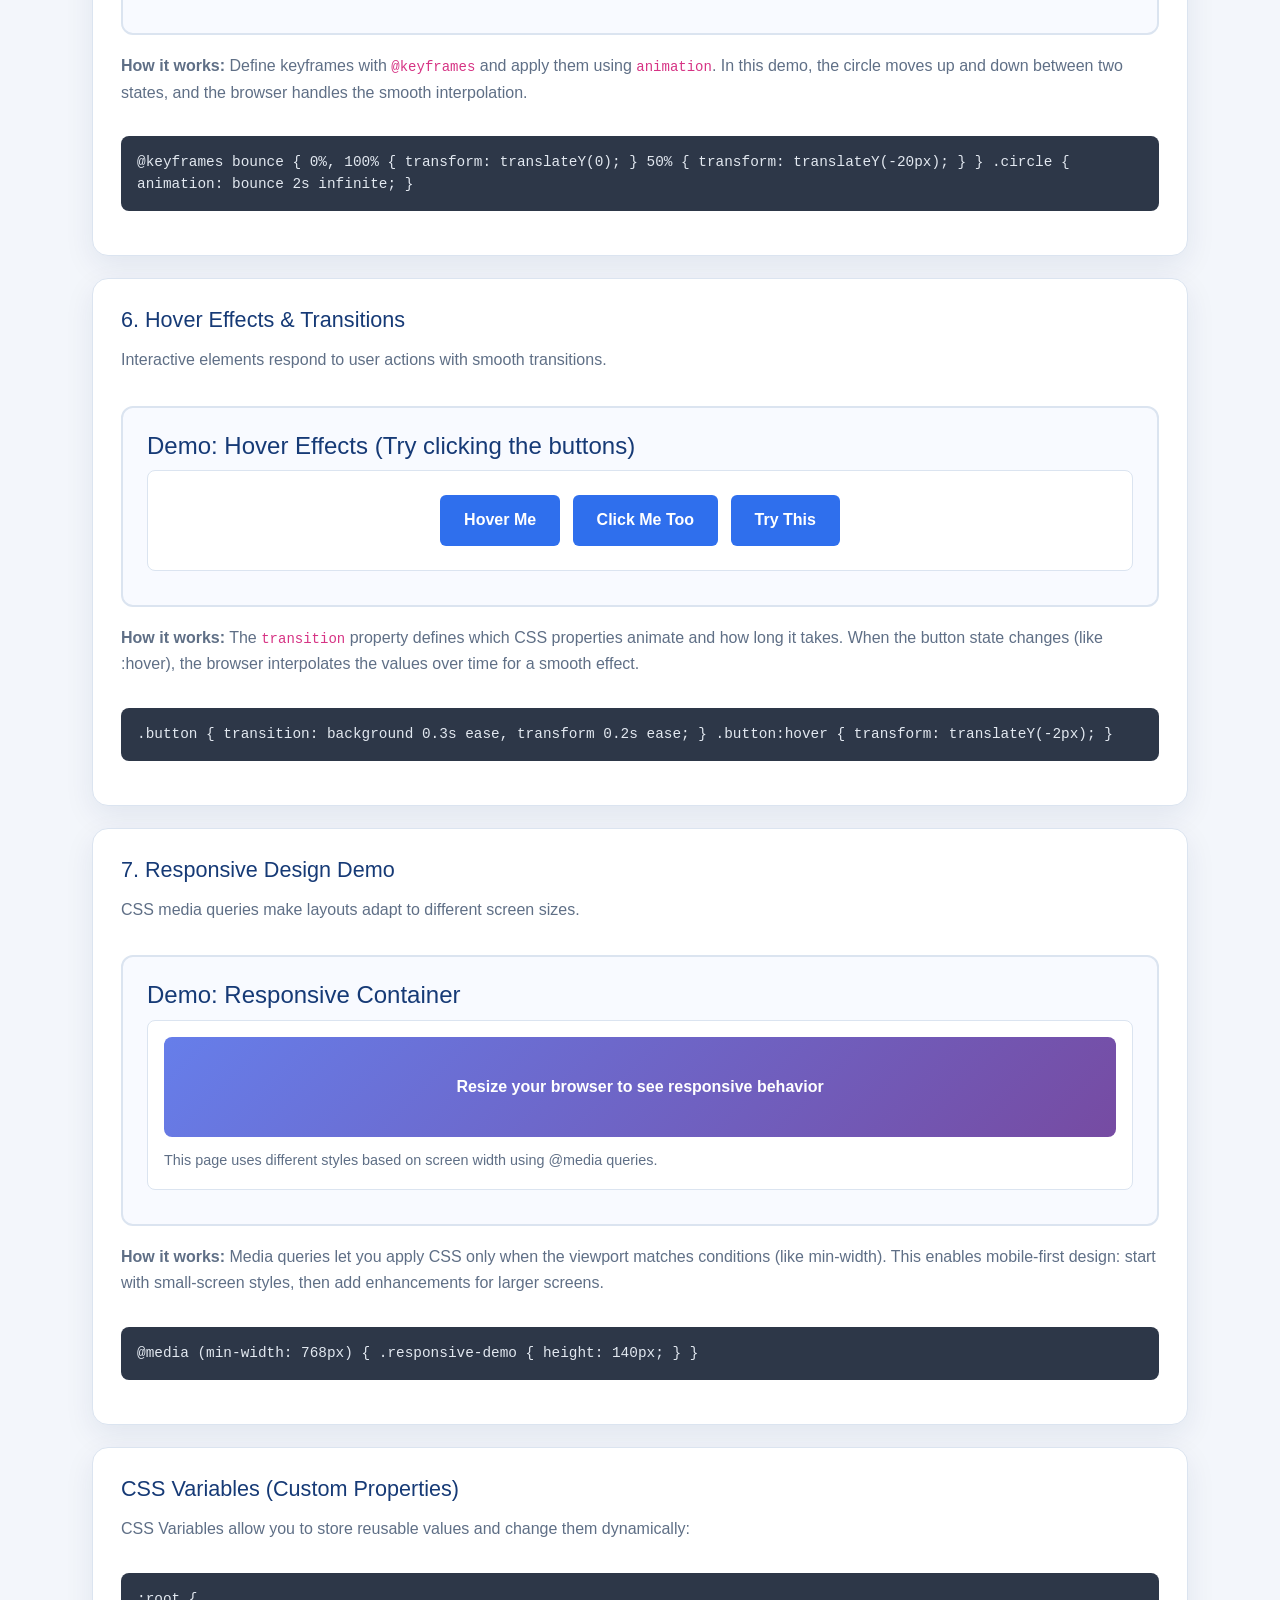
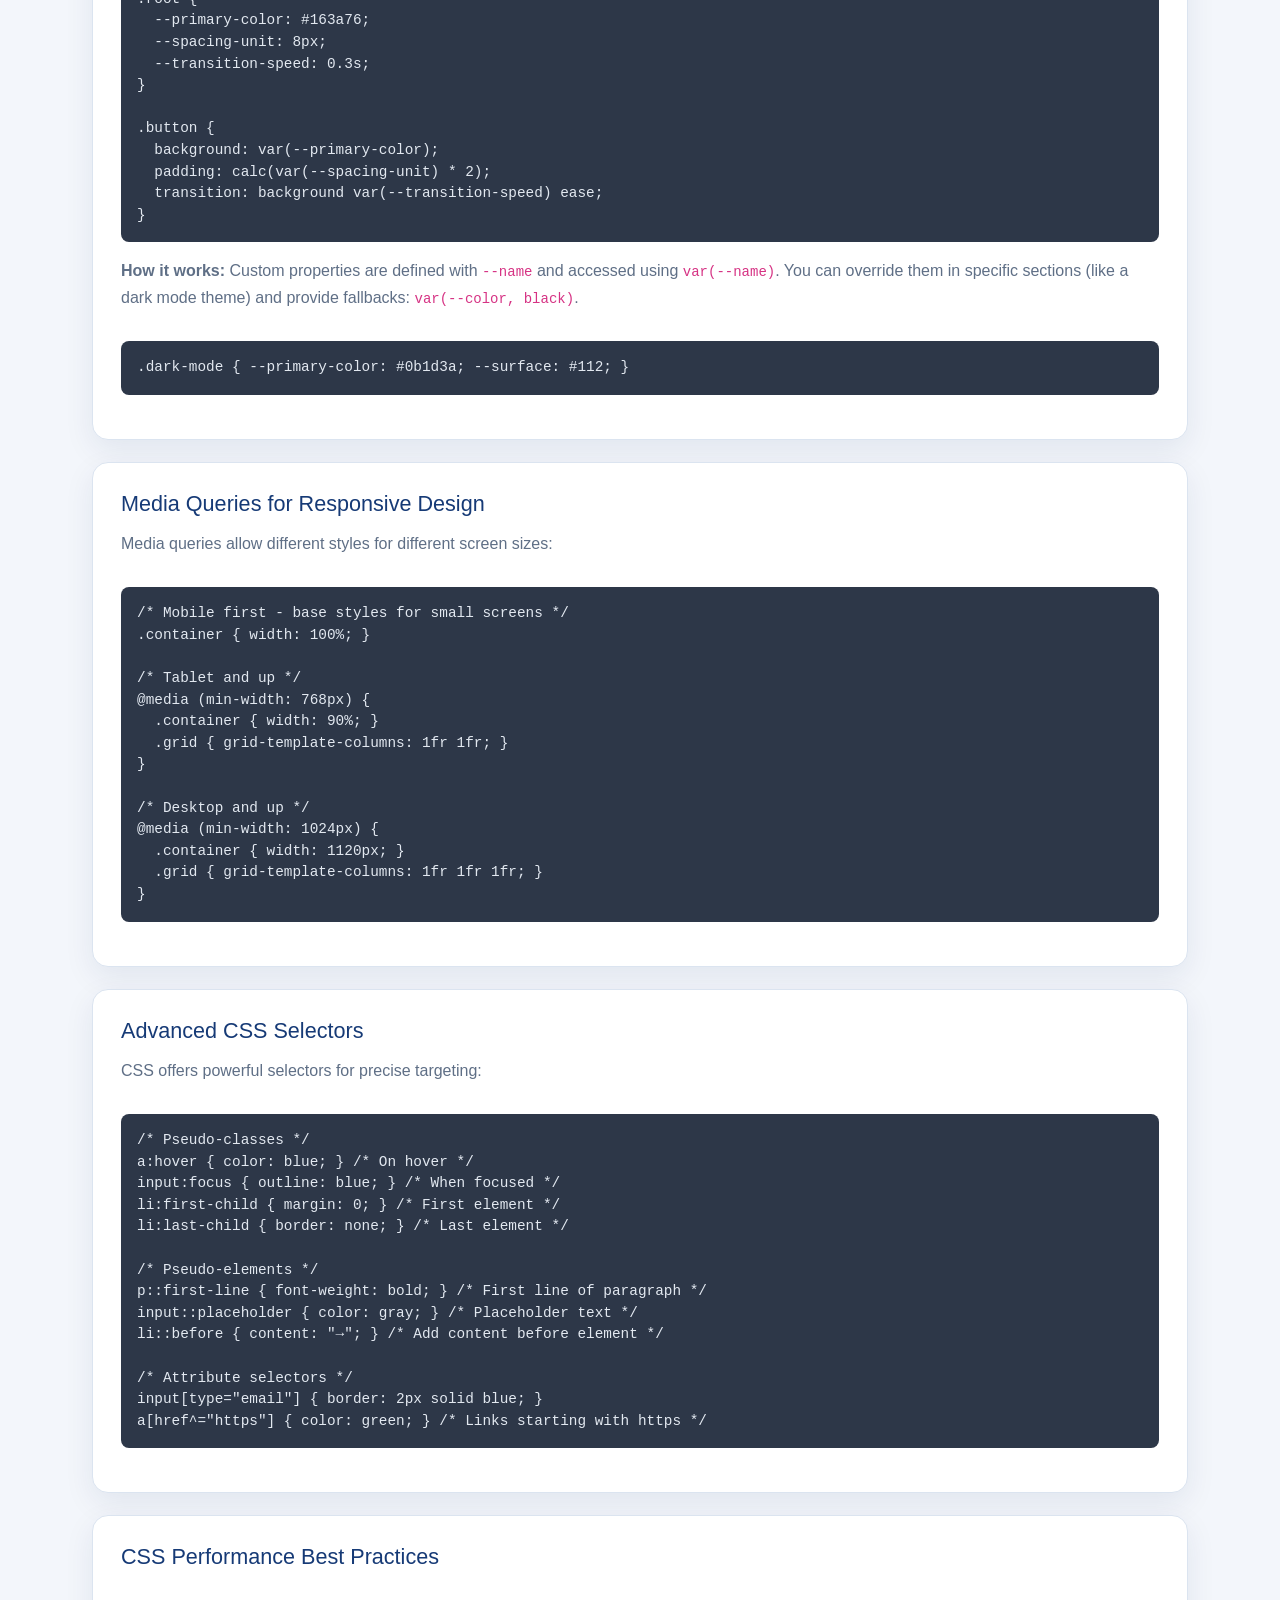
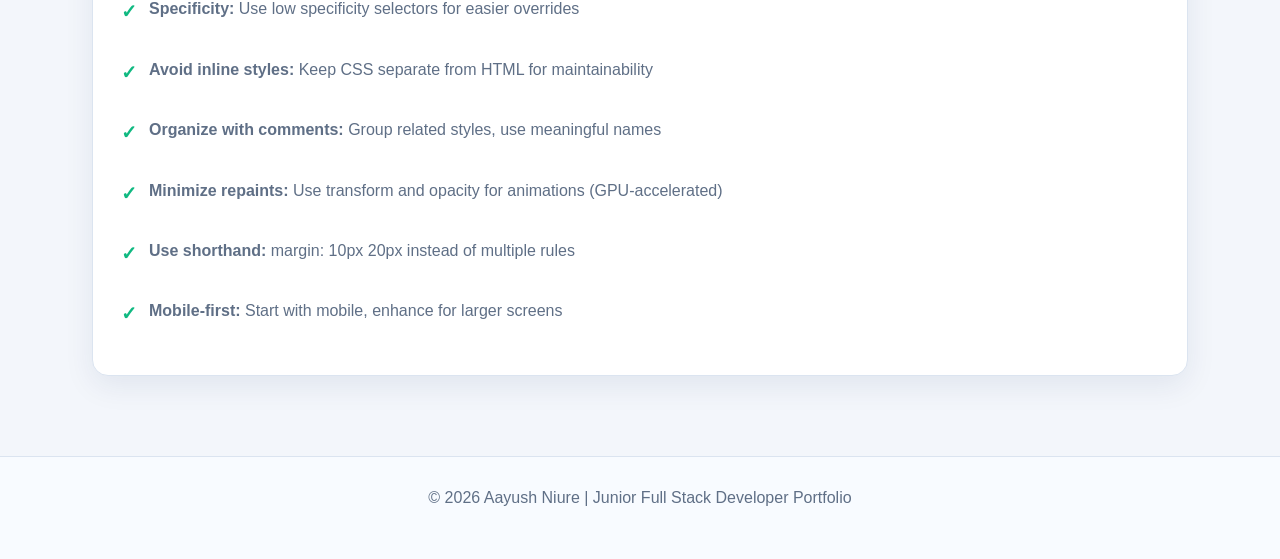
<file: css.html>
<!DOCTYPE html>
<html lang="en">
<head>
  <meta charset="UTF-8" />
  <meta name="viewport" content="width=device-width, initial-scale=1.0" />
  <title>CSS - Portfolio</title>
  <link href="https://cdn.jsdelivr.net/npm/bootstrap@5.3.0/dist/css/bootstrap.min.css" rel="stylesheet">
  <link rel="stylesheet" href="css/shared-styles.css">
  <link rel="stylesheet" href="css/css.css">
  <style></style>
</head>
<body>
  <header>
    <div class="container">
      <h1>CSS - Styling & Layout</h1>
      <p>Creating beautiful, responsive designs that work across all devices</p>
    </div>
  </header>

  <nav>
    <div class="nav-inner">
      <a href="index.html">Home</a>
      <a href="fullstack-development.html">Full Stack Development</a>
      <a href="html.html">HTML</a>
      <a href="css.html">CSS</a>
      <a href="bootstrap.html">Bootstrap</a>
      <a href="javascript.html">JavaScript</a>
    </div>
  </nav>

  <main>
    <div class="container">
      <section>
        <div class="section-title">
          <h2>Understanding CSS</h2>
          <p>Cascading Style Sheets - transforming plain HTML into beautiful designs</p>
        </div>

        <div class="card">
          <h3>What is CSS?</h3>
          <p>
            CSS (Cascading Style Sheets) is used to style and layout web pages — for example, 
            to alter the font, color, size, and spacing of your content, split it into multiple columns, 
            or add animations and other decorative features.
          </p>
          <p>
            While HTML provides the structure and content, CSS brings it to life with colors, layouts, 
            and visual interactions.
          </p>
        </div>

        <div class="card">
          <h3>Core CSS Concepts</h3>
          <p>
            CSS is based on selecting elements and applying properties. The cascade and specificity determine which rules apply when multiple styles target the same element.
          </p>
          <ul class="feature-list">
            <li><strong>Selectors:</strong> Target HTML elements (element, class, ID, attribute selectors). Use specific selectors to apply styles where needed.</li>
            <li><strong>Properties:</strong> Define what to style (color, size, position, etc.) and can be mixed into themes.</li>
            <li><strong>Values:</strong> Specify how to style (px, em, %, colors, etc.), including relative units for responsiveness.</li>
            <li><strong>Box Model:</strong> Understanding margin, padding, border, and content - the foundation of layout and spacing.</li>
            <li><strong>Flexbox & Grid:</strong> Modern layout techniques for responsive design and consistent spacing.</li>
            <li><strong>Responsive Design:</strong> Making layouts adapt to different screen sizes using media queries and relative units.</li>
          </ul>
        </div>

        <div class="card">
          <h3>CSS Syntax & Selectors</h3>

          <h4 style="color: var(--primary); margin: 16px 0 8px;">Basic CSS Structure</h4>
          <div class="code-block">
selector {<br/>
&nbsp;&nbsp;property: value;<br/>
&nbsp;&nbsp;property: value;<br/>
}
          </div>

          <h4 style="color: var(--primary); margin: 16px 0 8px;">Example: Styling Different Elements</h4>
          <div class="code-block">
/* Element selector */<br/>
p { color: blue; }<br/>
<br/>
/* Class selector */<br/>
.highlight { background: yellow; }<br/>
<br/>
/* ID selector */<br/>
#header { font-size: 2rem; }<br/>
<br/>
/* Combining selectors */<br/>
nav a:hover { color: orange; }
          </div>
        </div>
      </section>

      <section>
        <div class="section-title">
          <h2>CSS Demonstrations</h2>
          <p>Interactive examples showing CSS in action</p>
        </div>

        <div class="card">
          <h3>1. Box Model Demo</h3>
          <p>
            Every element in CSS has a box model: content → padding → border → margin. 
            These properties control spacing and layout.
          </p>
          <div class="demo">
            <h4>Demo: Understanding Box Model</h4>
            <div class="demo-content">
              <div class="box-model-demo">
                <div>
                  <div class="box-element">Margin (outer space)</div>
                  <small style="display: block; color: var(--muted); margin-top: 8px;">Outer spacing</small>
                </div>
                <div>
                  <div class="box-element">Padding (inner space)</div>
                  <small style="display: block; color: var(--muted); margin-top: 8px;">Inner spacing</small>
                </div>
                <div>
                  <div class="box-element">Border & Content</div>
                  <small style="display: block; color: var(--muted); margin-top: 8px;">Core element</small>
                </div>
              </div>
            </div>
          </div>
          <p><strong>How it works:</strong> The content box holds text or images, padding adds space inside the border, the border wraps around, and margin is the transparent space outside. Use browser devtools (element inspector) to see each box layer.</p>
          <div class="code-block">
.box {
  margin: 16px;
  padding: 12px;
  border: 2px solid #ccc;
}
          </div>
        </div>

        <div class="card">
          <h3>2. Flexbox Layout Demo</h3>
          <p>
            Flexbox is a powerful layout tool that makes it easy to design flexible, responsive row-and-column layouts.
          </p>
          <div class="demo">
            <h4>Demo: Flexbox in Action</h4>
            <div class="demo-content">
              <p style="color: var(--muted); margin-top: 0;">Flexible items that wrap on smaller screens:</p>
              <div class="flexbox-demo">
                <div class="flex-item">Item 1</div>
                <div class="flex-item">Item 2</div>
                <div class="flex-item">Item 3</div>
                <div class="flex-item">Item 4</div>
              </div>
            </div>
          </div>
          <p><strong>How it works:</strong> Flexbox lays items along a main axis (row or column). Items can grow/shrink with <code>flex: 1</code> and can wrap to the next line with <code>flex-wrap</code>. It’s great for toolbars, card rows, and responsive nav menus.</p>
          <div class="code-block">
.flex-container {
  display: flex;
  flex-wrap: wrap;
  gap: 12px;
}
.flex-item {
  flex: 1 1 150px;
  min-width: 150px;
}
          </div>
        </div>

        <div class="card">
          <h3>3. CSS Grid Demo</h3>
          <p>
            CSS Grid is perfect for creating two-dimensional layouts with rows and columns.
          </p>
          <div class="demo">
            <h4>Demo: Grid Layout</h4>
            <div class="demo-content">
              <p style="color: var(--muted); margin-top: 0;">Organized grid of items:</p>
              <div class="grid-demo">
                <div class="grid-item">Grid 1</div>
                <div class="grid-item">Grid 2</div>
                <div class="grid-item">Grid 3</div>
                <div class="grid-item">Grid 4</div>
                <div class="grid-item">Grid 5</div>
                <div class="grid-item">Grid 6</div>
              </div>
            </div>
          </div>
          <p><strong>How it works:</strong> Grid uses <code>grid-template-columns</code> to define columns and uses grid items to automatically place content. The demo uses <code>auto-fit</code> and <code>minmax()</code> to make the grid respond to different screen sizes (items wrap when space is limited).</p>
          <div class="code-block">
.grid {
  display: grid;
  grid-template-columns: repeat(auto-fit, minmax(150px, 1fr));
  gap: 12px;
}
          </div>
        </div>

        <div class="card">
          <h3>4. Shadows & Depth Demo</h3>
          <p>
            Box shadows create depth and visual hierarchy on your page.
          </p>
          <div class="demo">
            <h4>Demo: Different Shadow Levels</h4>
            <div class="demo-content">
              <div class="shadow-demo">
                <div class="shadow-box sm">Small Shadow</div>
                <div class="shadow-box md">Medium Shadow</div>
                <div class="shadow-box lg">Large Shadow</div>
              </div>
            </div>
          </div>
          <p><strong>How it works:</strong> Box shadows use <code>box-shadow: offset-x offset-y blur spread color</code>. Larger blur/spread values create deeper shadows; subtle shadows help separate elements while keeping the design clean.</p>
          <div class="code-block">
.shadow {
  box-shadow: 0 10px 20px rgba(0, 0, 0, 0.15);
}
          </div>
        </div>

        <div class="card">
          <h3>5. Animations Demo</h3>
          <p>
            CSS animations bring static elements to life with smooth, performance-optimized motion.
          </p>
          <div class="demo">
            <h4>Demo: CSS Animation</h4>
            <div class="demo-content">
              <p style="color: var(--muted); text-align: center; margin-top: 0;">Watch the bouncing circle:</p>
              <div class="animation-demo"></div>
            </div>
          </div>
          <p><strong>How it works:</strong> Define keyframes with <code>@keyframes</code> and apply them using <code>animation</code>. In this demo, the circle moves up and down between two states, and the browser handles the smooth interpolation.</p>
          <div class="code-block">
@keyframes bounce {
  0%, 100% { transform: translateY(0); }
  50% { transform: translateY(-20px); }
}
.circle {
  animation: bounce 2s infinite;
}
          </div>
        </div>

        <div class="card">
          <h3>6. Hover Effects & Transitions</h3>
          <p>
            Interactive elements respond to user actions with smooth transitions.
          </p>
          <div class="demo">
            <h4>Demo: Hover Effects (Try clicking the buttons)</h4>
            <div class="demo-content" style="text-align: center; padding: 20px;">
              <button class="hover-button">Hover Me</button>
              <button class="hover-button">Click Me Too</button>
              <button class="hover-button">Try This</button>
            </div>
          </div>
          <p><strong>How it works:</strong> The <code>transition</code> property defines which CSS properties animate and how long it takes. When the button state changes (like :hover), the browser interpolates the values over time for a smooth effect.</p>
          <div class="code-block">
.button {
  transition: background 0.3s ease, transform 0.2s ease;
}
.button:hover {
  transform: translateY(-2px);
}
          </div>
        </div>

        <div class="card">
          <h3>7. Responsive Design Demo</h3>
          <p>
            CSS media queries make layouts adapt to different screen sizes.
          </p>
          <div class="demo">
            <h4>Demo: Responsive Container</h4>
            <div class="demo-content">
              <div class="responsive-demo">
                Resize your browser to see responsive behavior
              </div>
              <p style="color: var(--muted); font-size: 0.9rem; margin: 12px 0 0;">
                This page uses different styles based on screen width using @media queries.
              </p>
            </div>
          </div>
          <p><strong>How it works:</strong> Media queries let you apply CSS only when the viewport matches conditions (like min-width). This enables mobile-first design: start with small-screen styles, then add enhancements for larger screens.</p>
          <div class="code-block">
@media (min-width: 768px) {
  .responsive-demo {
    height: 140px;
  }
}
          </div>
        </div>


        <div class="card">
          <h3>CSS Variables (Custom Properties)</h3>
          <p>
            CSS Variables allow you to store reusable values and change them dynamically:
          </p>
          <div class="code-block">
:root {<br/>
&nbsp;&nbsp;--primary-color: #163a76;<br/>
&nbsp;&nbsp;--spacing-unit: 8px;<br/>
&nbsp;&nbsp;--transition-speed: 0.3s;<br/>
}<br/>
<br/>
.button {<br/>
&nbsp;&nbsp;background: var(--primary-color);<br/>
&nbsp;&nbsp;padding: calc(var(--spacing-unit) * 2);<br/>
&nbsp;&nbsp;transition: background var(--transition-speed) ease;<br/>
}
          </div>
          <p><strong>How it works:</strong> Custom properties are defined with <code>--name</code> and accessed using <code>var(--name)</code>. You can override them in specific sections (like a dark mode theme) and provide fallbacks: <code>var(--color, black)</code>.</p>
          <div class="code-block">
.dark-mode {
  --primary-color: #0b1d3a;
  --surface: #112;
}
          </div>
        </div>

        <div class="card">
          <h3>Media Queries for Responsive Design</h3>
          <p>
            Media queries allow different styles for different screen sizes:
          </p>
          <div class="code-block">
/* Mobile first - base styles for small screens */<br/>
.container { width: 100%; }<br/>
<br/>
/* Tablet and up */<br/>
@media (min-width: 768px) {<br/>
&nbsp;&nbsp;.container { width: 90%; }<br/>
&nbsp;&nbsp;.grid { grid-template-columns: 1fr 1fr; }<br/>
}<br/>
<br/>
/* Desktop and up */<br/>
@media (min-width: 1024px) {<br/>
&nbsp;&nbsp;.container { width: 1120px; }<br/>
&nbsp;&nbsp;.grid { grid-template-columns: 1fr 1fr 1fr; }<br/>
}
          </div>
        </div>

        <div class="card">
          <h3>Advanced CSS Selectors</h3>
          <p>
            CSS offers powerful selectors for precise targeting:
          </p>
          <div class="code-block">
/* Pseudo-classes */<br/>
a:hover { color: blue; }      /* On hover */<br/>
input:focus { outline: blue; } /* When focused */<br/>
li:first-child { margin: 0; }  /* First element */<br/>
li:last-child { border: none; } /* Last element */<br/>
<br/>
/* Pseudo-elements */<br/>
p::first-line { font-weight: bold; }   /* First line of paragraph */<br/>
input::placeholder { color: gray; }     /* Placeholder text */<br/>
li::before { content: "→"; }           /* Add content before element */<br/>
<br/>
/* Attribute selectors */<br/>
input[type="email"] { border: 2px solid blue; }<br/>
a[href^="https"] { color: green; } /* Links starting with https */
          </div>
        </div>

        <div class="card">
          <h3>CSS Performance Best Practices</h3>
          <ul class="feature-list">
            <li><strong>Specificity:</strong> Use low specificity selectors for easier overrides</li>
            <li><strong>Avoid inline styles:</strong> Keep CSS separate from HTML for maintainability</li>
            <li><strong>Organize with comments:</strong> Group related styles, use meaningful names</li>
            <li><strong>Minimize repaints:</strong> Use transform and opacity for animations (GPU-accelerated)</li>
            <li><strong>Use shorthand:</strong> margin: 10px 20px instead of multiple rules</li>
            <li><strong>Mobile-first:</strong> Start with mobile, enhance for larger screens</li>
          </ul>
        </div>
      </section>
    </div>
  </main>

  <footer>
    <p>© 2026 Aayush Niure | Junior Full Stack Developer Portfolio</p>
  </footer>
</body>
</html>
</file>
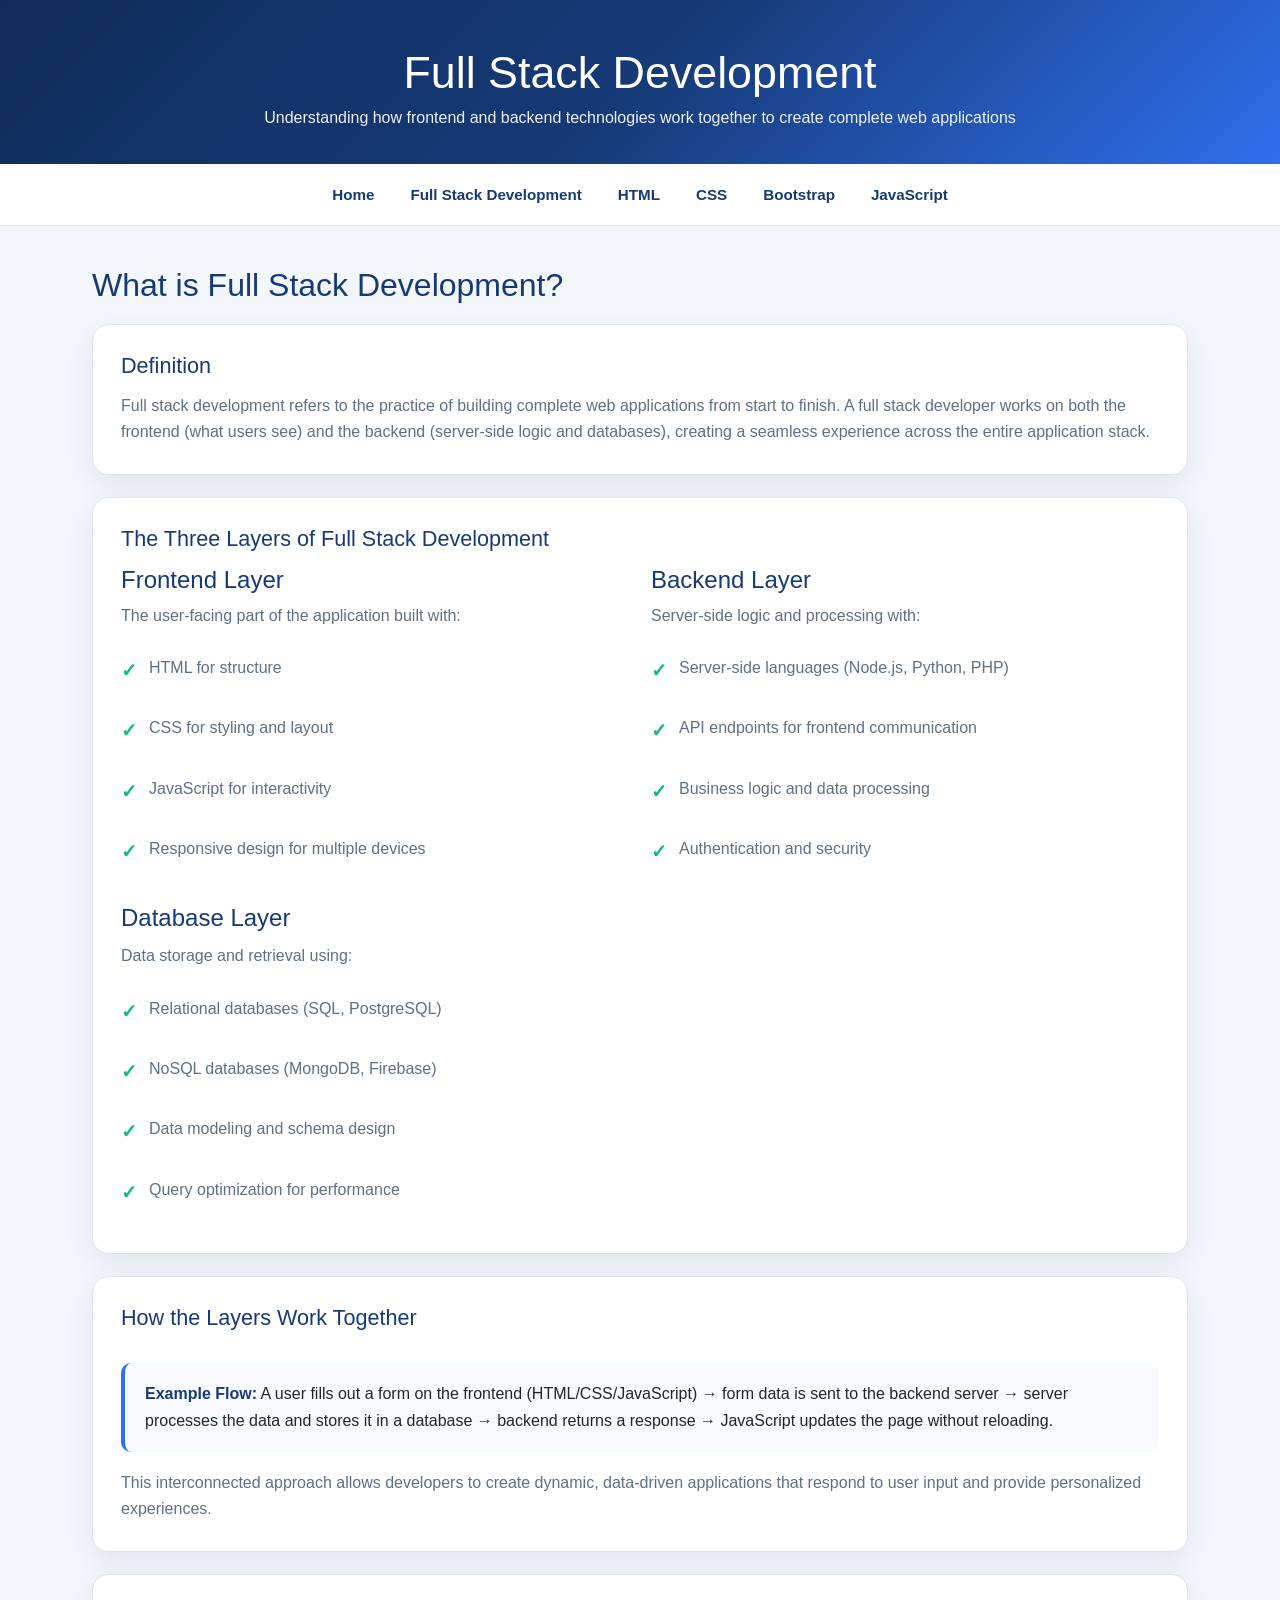
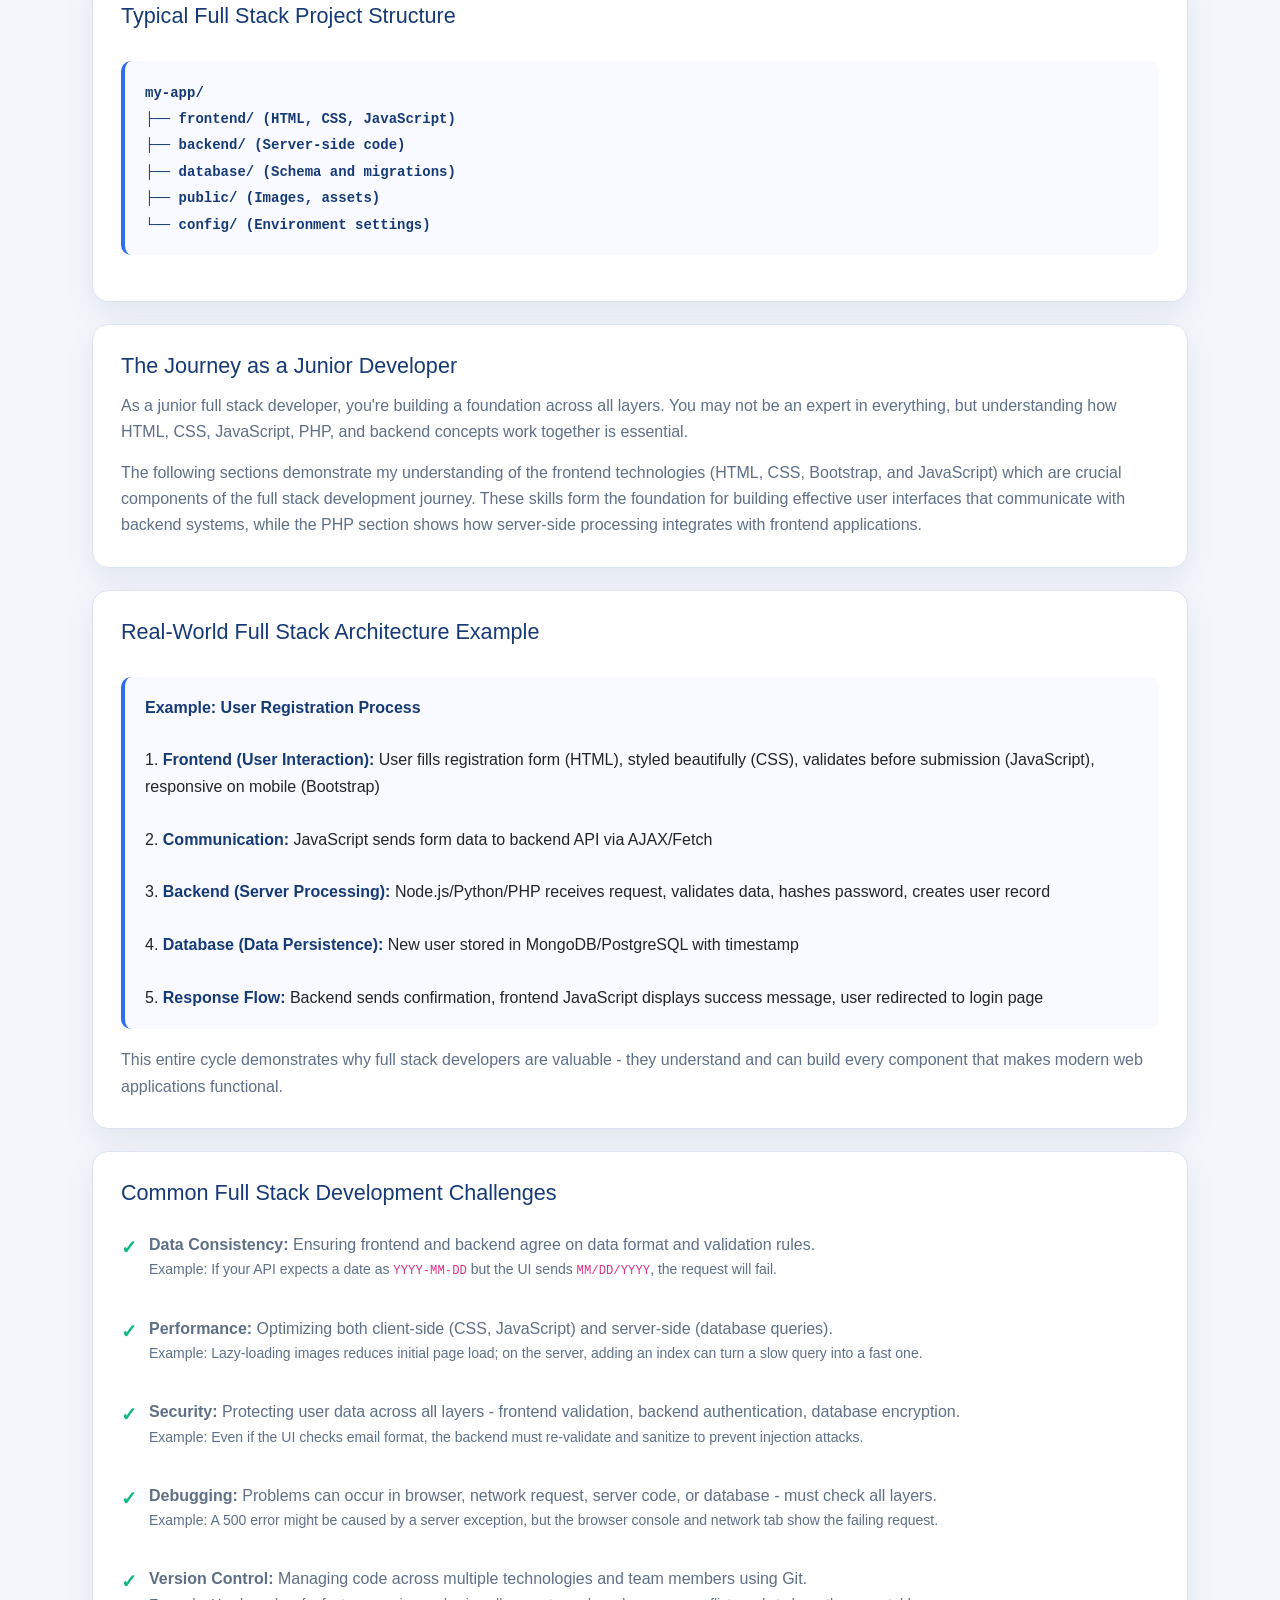
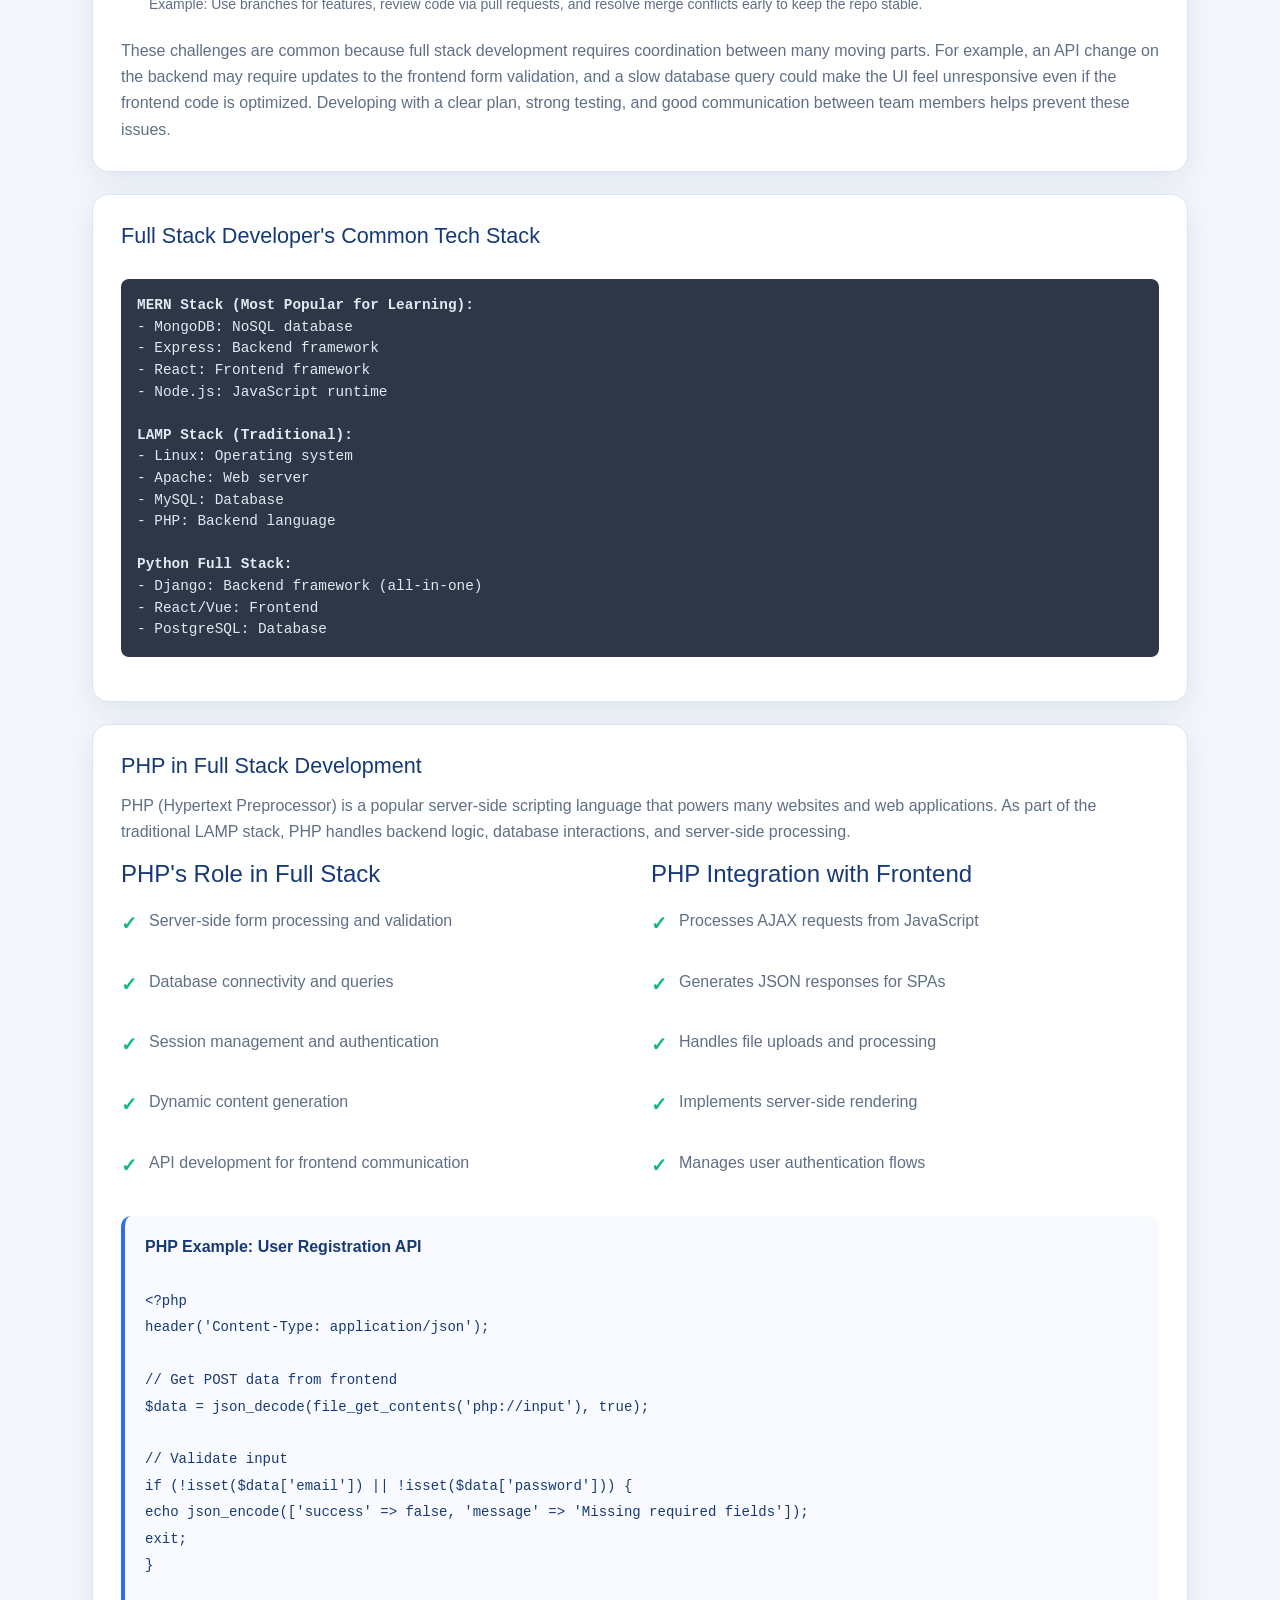
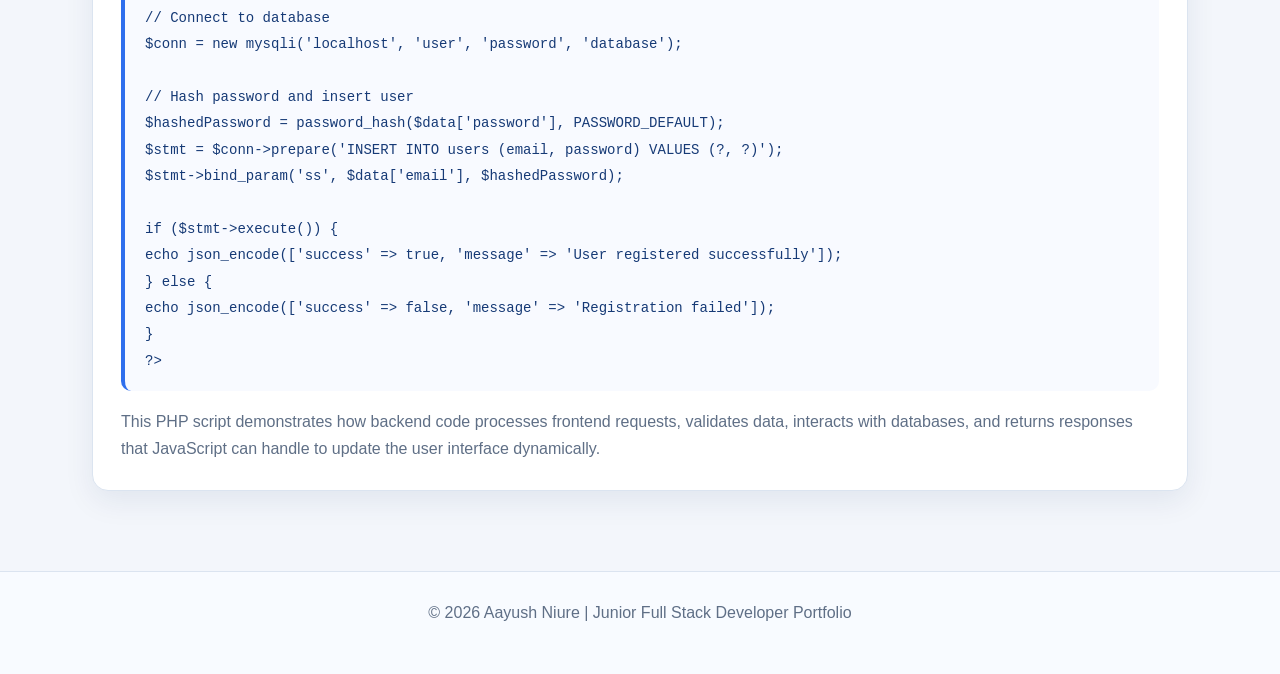
<file: fullstack-development.html>
<!DOCTYPE html>
<html lang="en">
<head>
  <meta charset="UTF-8" />
  <meta name="viewport" content="width=device-width, initial-scale=1.0" />
  <title>Full Stack Development - Portfolio</title>
  <link href="https://cdn.jsdelivr.net/npm/bootstrap@5.3.0/dist/css/bootstrap.min.css" rel="stylesheet">
  <link rel="stylesheet" href="css/shared-styles.css">
  <link rel="stylesheet" href="css/fullstack-development.css">
  <style></style>
</head>
<body>
  <header>
    <div class="container">
      <h1>Full Stack Development</h1>
      <p>Understanding how frontend and backend technologies work together to create complete web applications</p>
    </div>
  </header>

  <nav>
    <div class="nav-inner">
      <a href="index.html">Home</a>
      <a href="fullstack-development.html">Full Stack Development</a>
      <a href="html.html">HTML</a>
      <a href="css.html">CSS</a>
      <a href="bootstrap.html">Bootstrap</a>
      <a href="javascript.html">JavaScript</a>
    </div>
  </nav>

  <main>
    <div class="container">
      <section>
        <div class="section-title">
          <h2>What is Full Stack Development?</h2>
        </div>

        <div class="card">
          <h3>Definition</h3>
          <p>
            Full stack development refers to the practice of building complete web applications from start to finish. 
            A full stack developer works on both the frontend (what users see) and the backend (server-side logic and databases),
            creating a seamless experience across the entire application stack.
          </p>
        </div>

        <div class="card">
          <h3>The Three Layers of Full Stack Development</h3>

          <div class="two-column">
            <div>
              <h4 style="color: var(--primary); margin-top: 0;">Frontend Layer</h4>
              <p>The user-facing part of the application built with:</p>
              <ul class="feature-list">
                <li>HTML for structure</li>
                <li>CSS for styling and layout</li>
                <li>JavaScript for interactivity</li>
                <li>Responsive design for multiple devices</li>
              </ul>
            </div>

            <div>
              <h4 style="color: var(--primary); margin-top: 0;">Backend Layer</h4>
              <p>Server-side logic and processing with:</p>
              <ul class="feature-list">
                <li>Server-side languages (Node.js, Python, PHP)</li>
                <li>API endpoints for frontend communication</li>
                <li>Business logic and data processing</li>
                <li>Authentication and security</li>
              </ul>
            </div>
          </div>

          <h4 style="color: var(--primary); margin-top: 20px; margin-bottom: 10px;">Database Layer</h4>
          <p>Data storage and retrieval using:</p>
          <ul class="feature-list">
            <li>Relational databases (SQL, PostgreSQL)</li>
            <li>NoSQL databases (MongoDB, Firebase)</li>
            <li>Data modeling and schema design</li>
            <li>Query optimization for performance</li>
          </ul>
        </div>

        <div class="card">
          <h3>How the Layers Work Together</h3>
          <div class="highlight-box">
            <strong>Example Flow:</strong> A user fills out a form on the frontend (HTML/CSS/JavaScript) 
            → form data is sent to the backend server → server processes the data and stores it in a database 
            → backend returns a response → JavaScript updates the page without reloading.
          </div>
          <p>
            This interconnected approach allows developers to create dynamic, data-driven applications that respond 
            to user input and provide personalized experiences.
          </p>
        </div>

        <div class="card">
          <h3>Typical Full Stack Project Structure</h3>
          <div class="highlight-box">
            <code style="color: var(--primary); font-weight: bold;">
              my-app/<br/>
              ├── frontend/          (HTML, CSS, JavaScript)<br/>
              ├── backend/           (Server-side code)<br/>
              ├── database/          (Schema and migrations)<br/>
              ├── public/            (Images, assets)<br/>
              └── config/            (Environment settings)
            </code>
          </div>
        </div>

        <div class="card">
          <h3>The Journey as a Junior Developer</h3>
          <p>
            As a junior full stack developer, you're building a foundation across all layers. You may not be an expert 
            in everything, but understanding how HTML, CSS, JavaScript, PHP, and backend concepts work together is essential.
          </p>
          <p>
            The following sections demonstrate my understanding of the frontend technologies (HTML, CSS, Bootstrap, and JavaScript) 
            which are crucial components of the full stack development journey. These skills form the foundation for building 
            effective user interfaces that communicate with backend systems, while the PHP section shows how server-side 
            processing integrates with frontend applications.
          </p>
        </div>

        <div class="card">
          <h3>Real-World Full Stack Architecture Example</h3>
          <div class="highlight-box">
            <strong>Example: User Registration Process</strong><br><br>
            1. <strong>Frontend (User Interaction):</strong> User fills registration form (HTML), styled beautifully (CSS), 
            validates before submission (JavaScript), responsive on mobile (Bootstrap)<br><br>
            2. <strong>Communication:</strong> JavaScript sends form data to backend API via AJAX/Fetch<br><br>
            3. <strong>Backend (Server Processing):</strong> Node.js/Python/PHP receives request, validates data, hashes password, creates user record<br><br>
            4. <strong>Database (Data Persistence):</strong> New user stored in MongoDB/PostgreSQL with timestamp<br><br>
            5. <strong>Response Flow:</strong> Backend sends confirmation, frontend JavaScript displays success message, 
            user redirected to login page
          </div>
          <p>
            This entire cycle demonstrates why full stack developers are valuable - they understand and can build every component 
            that makes modern web applications functional.
          </p>
        </div>

        <div class="card">
          <h3>Common Full Stack Development Challenges</h3>
          <ul class="feature-list">
            <li>
              <strong>Data Consistency:</strong> Ensuring frontend and backend agree on data format and validation rules.
              <div class="small">Example: If your API expects a date as <code>YYYY-MM-DD</code> but the UI sends <code>MM/DD/YYYY</code>, the request will fail.</div>
            </li>
            <li>
              <strong>Performance:</strong> Optimizing both client-side (CSS, JavaScript) and server-side (database queries).
              <div class="small">Example: Lazy-loading images reduces initial page load; on the server, adding an index can turn a slow query into a fast one.</div>
            </li>
            <li>
              <strong>Security:</strong> Protecting user data across all layers - frontend validation, backend authentication, database encryption.
              <div class="small">Example: Even if the UI checks email format, the backend must re-validate and sanitize to prevent injection attacks.</div>
            </li>
            <li>
              <strong>Debugging:</strong> Problems can occur in browser, network request, server code, or database - must check all layers.
              <div class="small">Example: A 500 error might be caused by a server exception, but the browser console and network tab show the failing request.</div>
            </li>
            <li>
              <strong>Version Control:</strong> Managing code across multiple technologies and team members using Git.
              <div class="small">Example: Use branches for features, review code via pull requests, and resolve merge conflicts early to keep the repo stable.</div>
            </li>
          </ul>
          <p>
            These challenges are common because full stack development requires coordination between many moving parts. 
            For example, an API change on the backend may require updates to the frontend form validation, and a slow database query 
            could make the UI feel unresponsive even if the frontend code is optimized. Developing with a clear plan, strong testing, 
            and good communication between team members helps prevent these issues.
          </p>
        </div>

        <div class="card">
          <h3>Full Stack Developer's Common Tech Stack</h3>
          <div class="code-block">
<strong>MERN Stack (Most Popular for Learning):</strong><br/>
- MongoDB: NoSQL database<br/>
- Express: Backend framework<br/>
- React: Frontend framework<br/>
- Node.js: JavaScript runtime<br/>
<br/>
<strong>LAMP Stack (Traditional):</strong><br/>
- Linux: Operating system<br/>
- Apache: Web server<br/>
- MySQL: Database<br/>
- PHP: Backend language<br/>
<br/>
<strong>Python Full Stack:</strong><br/>
- Django: Backend framework (all-in-one)<br/>
- React/Vue: Frontend<br/>
- PostgreSQL: Database
          </div>
        </div>

        <div class="card">
          <h3>PHP in Full Stack Development</h3>
          <p>
            PHP (Hypertext Preprocessor) is a popular server-side scripting language that powers many websites and web applications.
            As part of the traditional LAMP stack, PHP handles backend logic, database interactions, and server-side processing.
          </p>

          <div class="two-column">
            <div>
              <h4 style="color: var(--primary); margin-top: 0;">PHP's Role in Full Stack</h4>
              <ul class="feature-list">
                <li>Server-side form processing and validation</li>
                <li>Database connectivity and queries</li>
                <li>Session management and authentication</li>
                <li>Dynamic content generation</li>
                <li>API development for frontend communication</li>
              </ul>
            </div>

            <div>
              <h4 style="color: var(--primary); margin-top: 0;">PHP Integration with Frontend</h4>
              <ul class="feature-list">
                <li>Processes AJAX requests from JavaScript</li>
                <li>Generates JSON responses for SPAs</li>
                <li>Handles file uploads and processing</li>
                <li>Implements server-side rendering</li>
                <li>Manages user authentication flows</li>
              </ul>
            </div>
          </div>

          <div class="highlight-box">
            <strong>PHP Example: User Registration API</strong><br><br>
            <code style="color: var(--primary);">
&lt;?php<br/>
header('Content-Type: application/json');<br/>
<br/>
// Get POST data from frontend<br/>
$data = json_decode(file_get_contents('php://input'), true);<br/>
<br/>
// Validate input<br/>
if (!isset($data['email']) || !isset($data['password'])) {<br/>
    echo json_encode(['success' => false, 'message' => 'Missing required fields']);<br/>
    exit;<br/>
}<br/>
<br/>
// Connect to database<br/>
$conn = new mysqli('localhost', 'user', 'password', 'database');<br/>
<br/>
// Hash password and insert user<br/>
$hashedPassword = password_hash($data['password'], PASSWORD_DEFAULT);<br/>
$stmt = $conn->prepare('INSERT INTO users (email, password) VALUES (?, ?)');<br/>
$stmt->bind_param('ss', $data['email'], $hashedPassword);<br/>
<br/>
if ($stmt->execute()) {<br/>
    echo json_encode(['success' => true, 'message' => 'User registered successfully']);<br/>
} else {<br/>
    echo json_encode(['success' => false, 'message' => 'Registration failed']);<br/>
}<br/>
?&gt;
            </code>
          </div>

          <p>
            This PHP script demonstrates how backend code processes frontend requests, validates data, interacts with databases,
            and returns responses that JavaScript can handle to update the user interface dynamically.
          </p>
        </div>
      </section>
    </div>
  </main>

  <footer>
    <p>© 2026 Aayush Niure | Junior Full Stack Developer Portfolio</p>
  </footer>
</body>
</html>
</file>
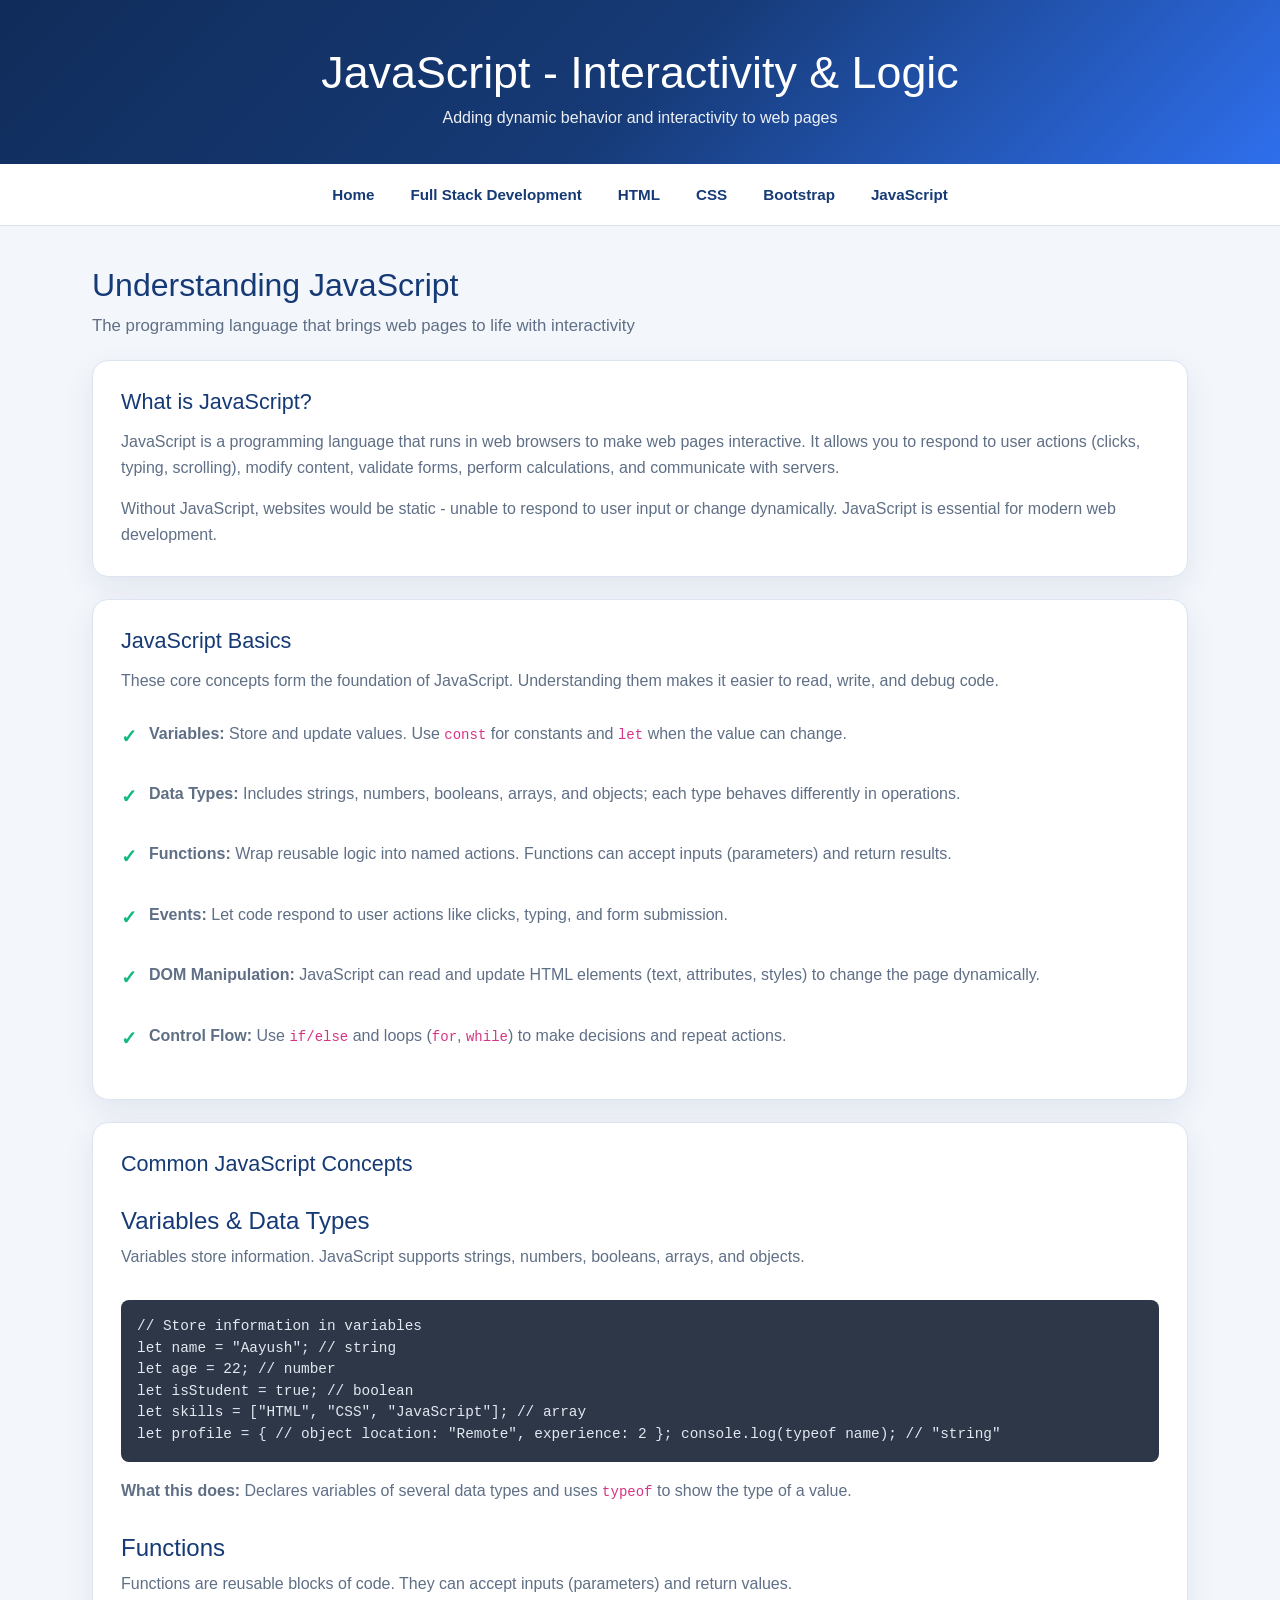
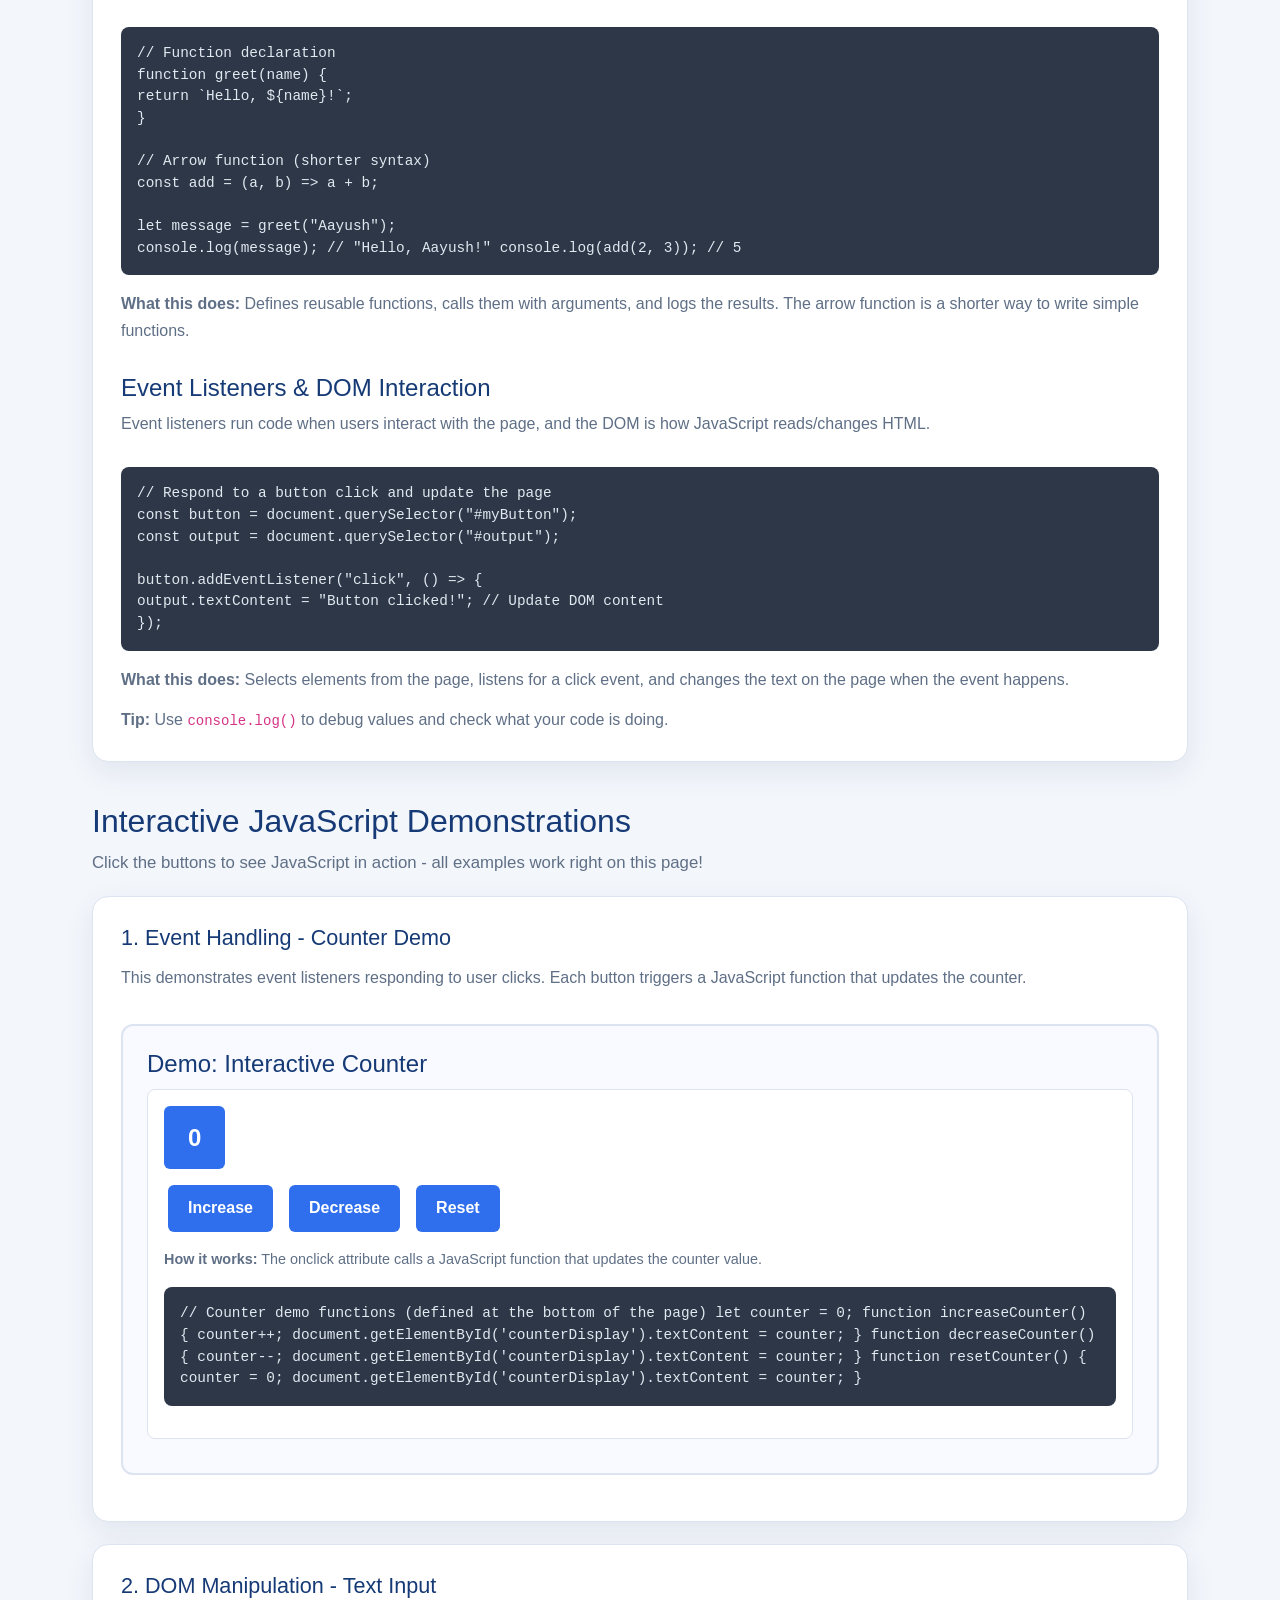
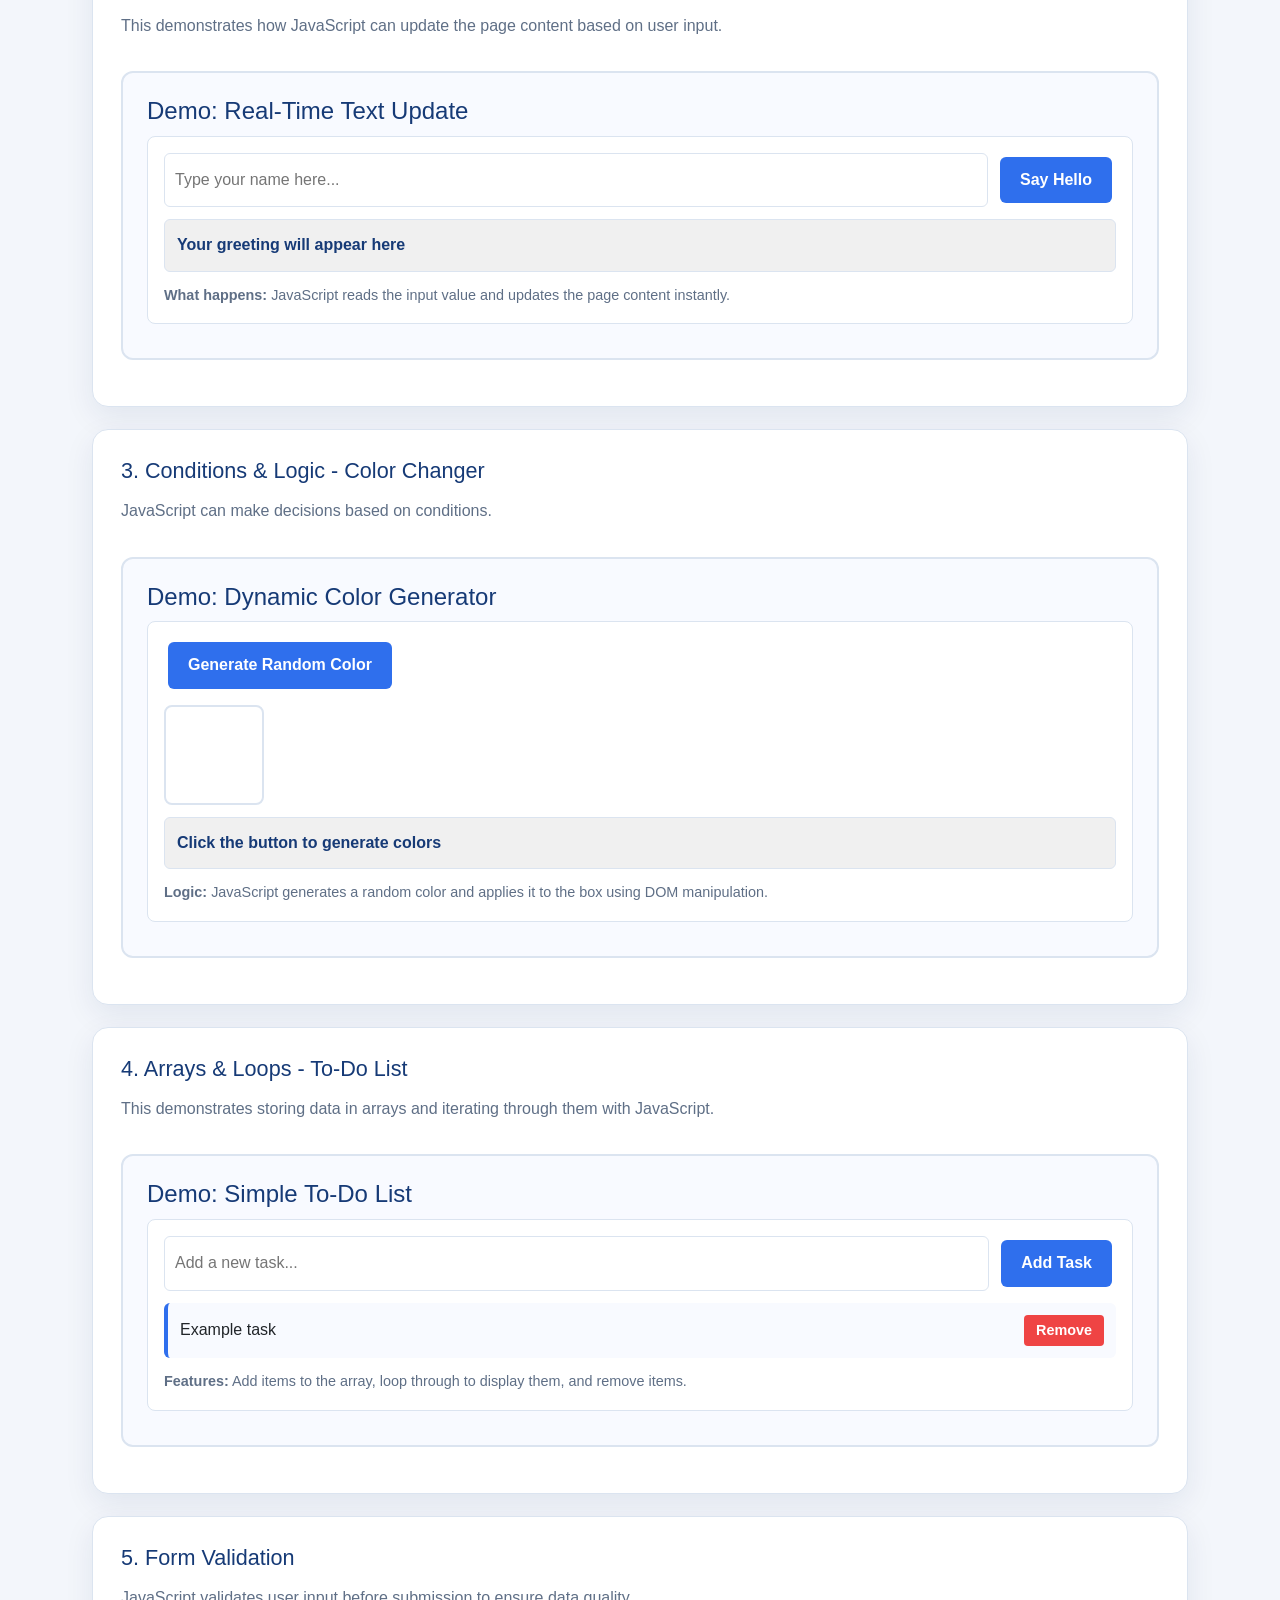
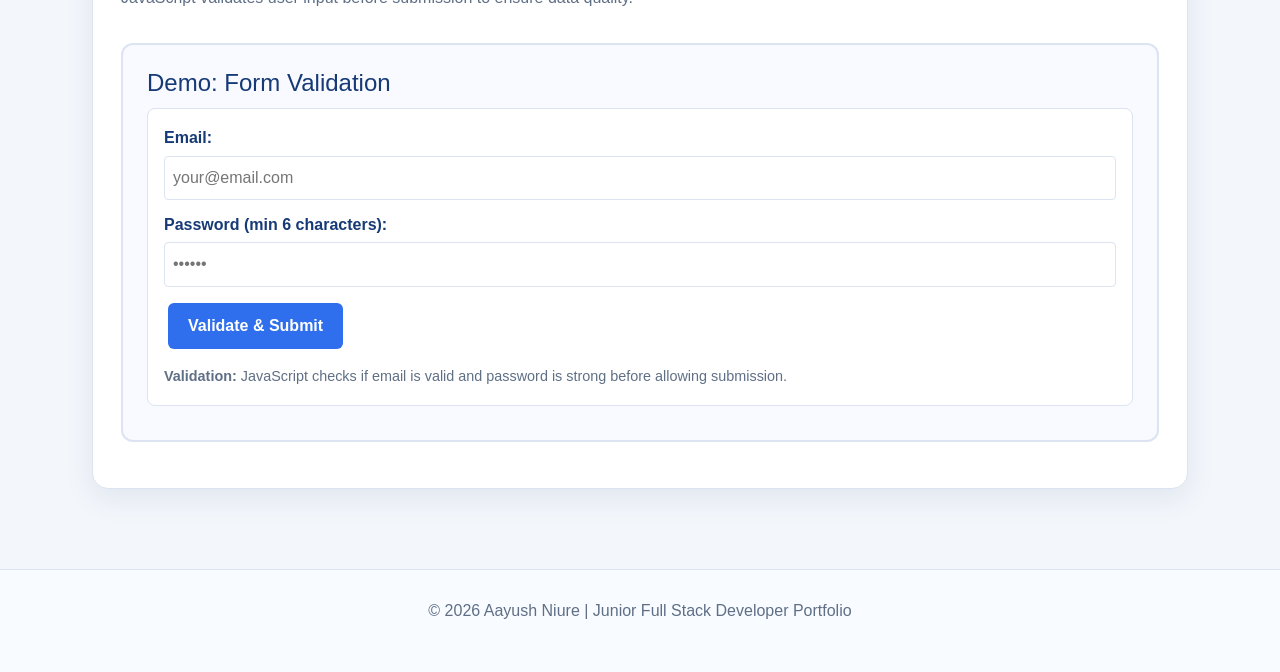
<file: javascript.html>
<!DOCTYPE html>
<html lang="en">
<head>
  <meta charset="UTF-8" />
  <meta name="viewport" content="width=device-width, initial-scale=1.0" />
  <title>JavaScript - Portfolio</title>
  <link href="https://cdn.jsdelivr.net/npm/bootstrap@5.3.0/dist/css/bootstrap.min.css" rel="stylesheet">
  <link rel="stylesheet" href="css/shared-styles.css">
  <link rel="stylesheet" href="css/javascript.css">
  <style>
  
  </style>
</head>
<body>
  <header>
    <div class="container">
      <h1>JavaScript - Interactivity & Logic</h1>
      <p>Adding dynamic behavior and interactivity to web pages</p>
    </div>
  </header>

  <nav>
    <div class="nav-inner">
      <a href="index.html">Home</a>
      <a href="fullstack-development.html">Full Stack Development</a>
      <a href="html.html">HTML</a>
      <a href="css.html">CSS</a>
      <a href="bootstrap.html">Bootstrap</a>
      <a href="javascript.html">JavaScript</a>
    </div>
  </nav>

  <main>
    <div class="container">
      <section>
        <div class="section-title">
          <h2>Understanding JavaScript</h2>
          <p>The programming language that brings web pages to life with interactivity</p>
        </div>

        <div class="card">
          <h3>What is JavaScript?</h3>
          <p>
            JavaScript is a programming language that runs in web browsers to make web pages interactive.
            It allows you to respond to user actions (clicks, typing, scrolling), modify content, validate forms,
            perform calculations, and communicate with servers.
          </p>
          <p>
            Without JavaScript, websites would be static - unable to respond to user input or change dynamically.
            JavaScript is essential for modern web development.
          </p>
        </div>

        <div class="card">
          <h3>JavaScript Basics</h3>
          <p>These core concepts form the foundation of JavaScript. Understanding them makes it easier to read, write, and debug code.</p>
          <ul class="feature-list">
            <li><strong>Variables:</strong> Store and update values. Use <code>const</code> for constants and <code>let</code> when the value can change.</li>
            <li><strong>Data Types:</strong> Includes strings, numbers, booleans, arrays, and objects; each type behaves differently in operations.</li>
            <li><strong>Functions:</strong> Wrap reusable logic into named actions. Functions can accept inputs (parameters) and return results.</li>
            <li><strong>Events:</strong> Let code respond to user actions like clicks, typing, and form submission.</li>
            <li><strong>DOM Manipulation:</strong> JavaScript can read and update HTML elements (text, attributes, styles) to change the page dynamically.</li>
            <li><strong>Control Flow:</strong> Use <code>if/else</code> and loops (<code>for</code>, <code>while</code>) to make decisions and repeat actions.</li>
          </ul>
        </div>

        <div class="card">
          <h3>Common JavaScript Concepts</h3>

          <h4 style="color: var(--primary); margin: 16px 0 8px;">Variables & Data Types</h4>
          <p>Variables store information. JavaScript supports strings, numbers, booleans, arrays, and objects.</p>
          <div class="code-block">
// Store information in variables<br/>
let name = "Aayush";              // string<br/>
let age = 22;                     // number<br/>
let isStudent = true;             // boolean<br/>
let skills = ["HTML", "CSS", "JavaScript"]; // array<br/>
let profile = {                   // object
  location: "Remote",
  experience: 2
};

console.log(typeof name); // "string"
          </div>
          <p><strong>What this does:</strong> Declares variables of several data types and uses <code>typeof</code> to show the type of a value.</p>

          <h4 style="color: var(--primary); margin: 16px 0 8px;">Functions</h4>
          <p>Functions are reusable blocks of code. They can accept inputs (parameters) and return values.</p>
          <div class="code-block">
// Function declaration<br/>
function greet(name) {<br/>
  return `Hello, ${name}!`;<br/>
}<br/>
<br/>
// Arrow function (shorter syntax)<br/>
const add = (a, b) => a + b;<br/>
<br/>
let message = greet("Aayush");<br/>
console.log(message); // "Hello, Aayush!"
console.log(add(2, 3)); // 5
          </div>          <p><strong>What this does:</strong> Defines reusable functions, calls them with arguments, and logs the results. The arrow function is a shorter way to write simple functions.</p>
          <h4 style="color: var(--primary); margin: 16px 0 8px;">Event Listeners & DOM Interaction</h4>
          <p>Event listeners run code when users interact with the page, and the DOM is how JavaScript reads/changes HTML.</p>
          <div class="code-block">
// Respond to a button click and update the page<br/>
const button = document.querySelector("#myButton");<br/>
const output = document.querySelector("#output");<br/>
<br/>
button.addEventListener("click", () => {<br/>
  output.textContent = "Button clicked!"; // Update DOM content<br/>
});
          </div>
          <p><strong>What this does:</strong> Selects elements from the page, listens for a click event, and changes the text on the page when the event happens.</p>

          <p><strong>Tip:</strong> Use <code>console.log()</code> to debug values and check what your code is doing.</p>
        </div>
      </section>

      <section>
        <div class="section-title">
          <h2>Interactive JavaScript Demonstrations</h2>
          <p>Click the buttons to see JavaScript in action - all examples work right on this page!</p>
        </div>

        <div class="card">
          <h3>1. Event Handling - Counter Demo</h3>
          <p>
            This demonstrates event listeners responding to user clicks.
            Each button triggers a JavaScript function that updates the counter.
          </p>
          <div class="demo">
            <h4>Demo: Interactive Counter</h4>
            <div class="demo-content">
              <div class="counter-display" id="counterDisplay">0</div>
              <div class="button-group">
                <button onclick="increaseCounter()">Increase</button>
                <button onclick="decreaseCounter()">Decrease</button>
                <button onclick="resetCounter()">Reset</button>
              </div>
              <p style="color: var(--muted); font-size: 0.9rem; margin: 12px 0 0;">
                <strong>How it works:</strong> The onclick attribute calls a JavaScript function that updates the counter value.
              </p>
              <div class="code-block">
// Counter demo functions (defined at the bottom of the page)
let counter = 0;

function increaseCounter() {
  counter++;
  document.getElementById('counterDisplay').textContent = counter;
}

function decreaseCounter() {
  counter--;
  document.getElementById('counterDisplay').textContent = counter;
}

function resetCounter() {
  counter = 0;
  document.getElementById('counterDisplay').textContent = counter;
}
              </div>
            </div>
          </div>
        </div>

        <div class="card">
          <h3>2. DOM Manipulation - Text Input</h3>
          <p>
            This demonstrates how JavaScript can update the page content based on user input.
          </p>
          <div class="demo">
            <h4>Demo: Real-Time Text Update</h4>
            <div class="demo-content">
              <div class="input-demo">
                <input type="text" id="nameInput" placeholder="Type your name here...">
                <button onclick="updateGreeting()">Say Hello</button>
              </div>
              <div class="demo-output" id="greetingOutput">
                Your greeting will appear here
              </div>
              <p style="color: var(--muted); font-size: 0.9rem; margin: 12px 0 0;">
                <strong>What happens:</strong> JavaScript reads the input value and updates the page content instantly.
              </p>
            </div>
          </div>
        </div>

        <div class="card">
          <h3>3. Conditions & Logic - Color Changer</h3>
          <p>
            JavaScript can make decisions based on conditions.
          </p>
          <div class="demo">
            <h4>Demo: Dynamic Color Generator</h4>
            <div class="demo-content">
              <button onclick="generateRandomColor()">Generate Random Color</button>
              <div class="color-box" id="colorBox"></div>
              <div class="demo-output" id="colorOutput">
                Click the button to generate colors
              </div>
              <p style="color: var(--muted); font-size: 0.9rem; margin: 12px 0 0;">
                <strong>Logic:</strong> JavaScript generates a random color and applies it to the box using DOM manipulation.
              </p>
            </div>
          </div>
        </div>

        <div class="card">
          <h3>4. Arrays & Loops - To-Do List</h3>
          <p>
            This demonstrates storing data in arrays and iterating through them with JavaScript.
          </p>
          <div class="demo">
            <h4>Demo: Simple To-Do List</h4>
            <div class="demo-content">
              <div class="input-demo">
                <input type="text" id="todoInput" placeholder="Add a new task...">
                <button onclick="addTodo()">Add Task</button>
              </div>
              <ul class="todo-list" id="todoList">
                <li>Example task <button class="remove-btn" onclick="removeTodo(this)">Remove</button></li>
              </ul>
              <p style="color: var(--muted); font-size: 0.9rem; margin: 12px 0 0;">
                <strong>Features:</strong> Add items to the array, loop through to display them, and remove items.
              </p>
            </div>
          </div>
        </div>

        <div class="card">
          <h3>5. Form Validation</h3>
          <p>
            JavaScript validates user input before submission to ensure data quality.
          </p>
          <div class="demo">
            <h4>Demo: Form Validation</h4>
            <div class="demo-content">
              <form onsubmit="return validateForm(event)">
                <div style="margin-bottom: 12px;">
                  <label style="display: block; margin-bottom: 4px; color: var(--primary); font-weight: bold;">
                    Email:
                  </label>
                  <input type="email" id="emailInput" placeholder="your@email.com" style="width: 100%; padding: 8px; border: 1px solid var(--border); border-radius: 4px;">
                </div>

                <div style="margin-bottom: 12px;">
                  <label style="display: block; margin-bottom: 4px; color: var(--primary); font-weight: bold;">
                    Password (min 6 characters):
                  </label>
                  <input type="password" id="passwordInput" placeholder="••••••" style="width: 100%; padding: 8px; border: 1px solid var(--border); border-radius: 4px;">
                </div>

                <button type="submit">Validate & Submit</button>
              </form>
              <p style="color: var(--muted); font-size: 0.9rem; margin: 12px 0 0;">
                <strong>Validation:</strong> JavaScript checks if email is valid and password is strong before allowing submission.
              </p>
            </div>
          </div>
        </div>

      </section>
    </div>
  </main>

  <footer>
    <p>© 2026 Aayush Niure | Junior Full Stack Developer Portfolio</p>
  </footer>

  <script>
    // ===== COUNTER DEMO =====
    let counter = 0;

    function increaseCounter() {
      counter++;
      document.getElementById('counterDisplay').textContent = counter;
    }

    function decreaseCounter() {
      counter--;
      document.getElementById('counterDisplay').textContent = counter;
    }

    function resetCounter() {
      counter = 0;
      document.getElementById('counterDisplay').textContent = counter;
    }

    // ===== TEXT UPDATE DEMO =====
    function updateGreeting() {
      const name = document.getElementById('nameInput').value;
      if (name.trim() === '') {
        document.getElementById('greetingOutput').textContent = 'Please enter a name first!';
        return;
      }
      document.getElementById('greetingOutput').textContent = 'Hello, ' + name + '! Welcome to my portfolio!';
    }

    // Allow Enter key to submit
    document.getElementById('nameInput').addEventListener('keypress', function(event) {
      if (event.key === 'Enter') {
        updateGreeting();
      }
    });

    // ===== COLOR GENERATOR DEMO =====
    function generateRandomColor() {
      const colors = ['#FF6B6B', '#4ECDC4', '#45B7D1', '#FFA07A', '#98D8C8', '#F7DC6F', '#BB8FCE', '#85C1E2'];
      const randomColor = colors[Math.floor(Math.random() * colors.length)];
      document.getElementById('colorBox').style.backgroundColor = randomColor;
      document.getElementById('colorOutput').textContent = 'Color: ' + randomColor;
    }

    // ===== TODO LIST DEMO =====
    function addTodo() {
      const input = document.getElementById('todoInput');
      const taskText = input.value.trim();

      if (taskText === '') {
        alert('Please enter a task!');
        return;
      }

      const todoList = document.getElementById('todoList');
      const li = document.createElement('li');
      li.innerHTML = taskText + ' <button class="remove-btn" onclick="removeTodo(this)">Remove</button>';
      todoList.appendChild(li);
      input.value = '';
      input.focus();
    }

    function removeTodo(button) {
      button.parentElement.remove();
    }

    document.getElementById('todoInput').addEventListener('keypress', function(event) {
      if (event.key === 'Enter') {
        addTodo();
      }
    });

    // ===== FORM VALIDATION DEMO =====
    function validateForm(event) {
      event.preventDefault();
      const email = document.getElementById('emailInput').value;
      const password = document.getElementById('passwordInput').value;

      if (email === '' || password === '') {
        alert('Please fill in all fields!');
        return false;
      }

      if (!email.includes('@')) {
        alert('Please enter a valid email address!');
        return false;
      }

      if (password.length < 6) {
        alert('Password must be at least 6 characters long!');
        return false;
      }

      alert('Form validated successfully! ✓\n\nEmail: ' + email + '\nPassword: ' + '•'.repeat(password.length));
      return false;
    }

    // ===== API SIMULATION DEMO =====
    function simulateAPICall() {
      const output = document.getElementById('apiOutput');
      output.style.display = 'block';
      output.textContent = 'Loading data...';

      // Simulate a network delay
      setTimeout(() => {
        const randomIds = [101, 102, 103, 104, 105];
        const randomUser = randomIds[Math.floor(Math.random() * randomIds.length)];
        output.textContent = 'User ID: ' + randomUser + ' | Name: Developer ' + randomUser + ' | Status: Active ✓';
      }, 1500);
    }
  </script>
</body>
</html>
</file>
<file: css/shared-styles.css>
:root {
  --primary: #163a76;
  --primary-dark: #102c5a;
  --accent: #2f6fed;
  --bg: #f3f6fb;
  --surface: #ffffff;
  --surface-soft: #f8faff;
  --border: #dbe4f0;
  --text: #1f2937;
  --muted: #5f6f86;
  --shadow: 0 10px 30px rgba(16, 44, 90, 0.08);
  --radius: 16px;
  --max-width: 1120px;
  --success: #10b981;
}

* {
  box-sizing: border-box;
}

html {
  scroll-behavior: smooth;
}

body {
  margin: 0;
  font-family: Arial, sans-serif;
  background: var(--bg);
  color: var(--text);
  line-height: 1.65;
}

a {
  color: inherit;
}

.container {
  width: min(92%, var(--max-width));
  margin: 0 auto;
}

header {
  background: linear-gradient(135deg, var(--primary-dark), var(--primary), var(--accent));
  color: white;
  padding: 48px 20px 32px;
  text-align: center;
}

header h1 {
  margin: 0 0 8px;
  font-size: clamp(2rem, 4vw, 2.8rem);
  line-height: 1.1;
}

header p {
  max-width: 760px;
  margin: 0 auto;
  font-size: 1rem;
  color: rgba(255, 255, 255, 0.92);
}

nav {
  position: sticky;
  top: 0;
  z-index: 20;
  background: rgba(255, 255, 255, 0.94);
  backdrop-filter: blur(10px);
  border-bottom: 1px solid var(--border);
}

.nav-inner {
  width: min(94%, var(--max-width));
  margin: 0 auto;
  padding: 12px 0;
  display: flex;
  justify-content: center;
  gap: 10px 12px;
  flex-wrap: wrap;
}

nav a {
  color: var(--primary);
  text-decoration: none;
  font-weight: bold;
  padding: 6px 12px;
  border-radius: 8px;
  transition: background 0.2s ease, color 0.2s ease;
  font-size: 0.95rem;
}

nav a:hover {
  background: #edf3ff;
  color: var(--accent);
}

main {
  padding: 40px 0;
}

section {
  margin-bottom: 40px;
}

.section-title {
  margin-bottom: 20px;
}

.section-title h2 {
  margin: 0 0 8px;
  color: var(--primary);
  font-size: 2rem;
}

.section-title p {
  margin: 0;
  color: var(--muted);
  font-size: 1.05rem;
}

.card {
  background: var(--surface);
  border: 1px solid var(--border);
  padding: 28px;
  border-radius: var(--radius);
  box-shadow: var(--shadow);
  margin-bottom: 22px;
}

.card h3 {
  margin-top: 0;
  margin-bottom: 14px;
  color: var(--primary);
  font-size: 1.35rem;
}

.card p {
  margin: 0 0 14px;
  color: var(--muted);
}

.card p:last-child {
  margin-bottom: 0;
}

.code-block {
  background: #2d3748;
  color: #e2e8f0;
  padding: 16px;
  border-radius: 8px;
  overflow-x: auto;
  margin: 16px 0;
  font-family: 'Courier New', monospace;
  font-size: 0.9rem;
  line-height: 1.5;
}

.demo {
  background: var(--surface-soft);
  border: 2px solid var(--border);
  padding: 24px;
  border-radius: 12px;
  margin: 18px 0;
}

.demo h4 {
  margin-top: 0;
  color: var(--primary);
}

.demo-content {
  background: white;
  padding: 16px;
  border-radius: 8px;
  border: 1px solid var(--border);
  margin: 10px 0;
}

footer {
  text-align: center;
  padding: 28px 20px 32px;
  color: var(--muted);
  border-top: 1px solid var(--border);
  background: #f8fbff;
}

@media (max-width: 900px) {
  .card {
    padding: 20px;
  }

  nav a {
    padding: 5px 10px;
    font-size: 0.9rem;
  }
}
</file>
<file: css/index.css>
/* Index-specific styles */

.eyebrow {
  display: inline-block;
  margin-bottom: 14px;
  padding: 7px 14px;
  border: 1px solid rgba(255, 255, 255, 0.24);
  border-radius: 999px;
  background: rgba(255, 255, 255, 0.08);
  font-size: 0.92rem;
  letter-spacing: 0.2px;
}

header {
  padding: 72px 20px 56px;
  text-align: center;
}

header h1 {
  font-size: clamp(2.2rem, 4vw, 3.3rem);
  margin: 0 0 14px;
}

header p {
  font-size: 1.05rem;
  color: rgba(255, 255, 255, 0.92);
}

.nav-inner {
  padding: 14px 0;
  gap: 10px 14px;
}

nav a {
  color: var(--primary);
  padding: 8px 12px;
}

nav a:hover {
  background: #edf3ff;
  color: var(--accent);
}

.hero {
  padding: 34px 0 0;
}

.hero-box {
  display: grid;
  grid-template-columns: 1.8fr 1fr;
  gap: 24px;
  background: var(--surface);
  border: 1px solid var(--border);
  border-radius: 22px;
  padding: 34px;
  box-shadow: var(--shadow);
}

.hero-box h2,
h2,
.card h3,
.hero-side h3 {
  color: var(--primary);
}

.hero-box h2 {
  margin: 0 0 14px;
  font-size: 2rem;
}

.hero-copy p {
  margin: 0 0 14px;
  color: var(--muted);
}

.hero-buttons {
  margin-top: 22px;
  display: flex;
  gap: 12px;
  flex-wrap: wrap;
}

.btn {
  display: inline-block;
  padding: 12px 18px;
  border-radius: 10px;
  text-decoration: none;
  font-weight: bold;
  border: 1px solid transparent;
  transition: transform 0.2s ease, box-shadow 0.2s ease, background 0.2s ease;
}

.btn:hover {
  transform: translateY(-1px);
}

.btn-primary {
  background: var(--primary);
  color: white;
  box-shadow: 0 10px 20px rgba(22, 58, 118, 0.14);
}

.btn-primary:hover {
  background: var(--primary-dark);
}

.btn-secondary {
  background: var(--surface-soft);
  color: var(--primary);
  border-color: var(--border);
}

.hero-side {
  background: var(--surface-soft);
  border: 1px solid var(--border);
  padding: 22px;
  border-radius: 16px;
}

.hero-side h3 {
  margin-top: 0;
  margin-bottom: 14px;
}

.summary-list {
  margin: 0;
  padding: 0;
  list-style: none;
}

.summary-list li {
  padding: 10px 0;
  border-bottom: 1px solid var(--border);
  color: var(--muted);
}

.summary-list li:last-child {
  border-bottom: 0;
}

.grid {
  display: grid;
  grid-template-columns: repeat(2, 1fr);
  gap: 22px;
}

.contact-box {
  background: var(--surface);
  border: 1px solid var(--border);
  padding: 26px;
  border-radius: var(--radius);
  box-shadow: var(--shadow);
}

.section-list {
  margin: 0;
  padding: 0;
  list-style: none;
}

.section-list li {
  margin-bottom: 14px;
  padding: 18px 18px 18px 20px;
  background: var(--surface-soft);
  border: 1px solid var(--border);
  border-left: 4px solid var(--primary);
  border-radius: 12px;
  transition: transform 0.2s ease, box-shadow 0.2s ease;
}

.section-list li:hover {
  transform: translateY(-2px);
  box-shadow: 0 10px 20px rgba(16, 44, 90, 0.08);
}

.section-list a {
  color: var(--primary);
  text-decoration: none;
  font-weight: bold;
  display: inline-block;
  margin-bottom: 4px;
}

.highlights {
  margin: 0;
  padding-left: 18px;
}

.highlights li {
  margin-bottom: 10px;
  color: var(--muted);
}

.contact-box h2 {
  margin-top: 0;
  margin-bottom: 14px;
}

.contact-details {
  display: grid;
  grid-template-columns: repeat(3, 1fr);
  gap: 14px;
  margin-top: 18px;
}

.detail {
  background: var(--surface-soft);
  border: 1px solid var(--border);
  border-radius: 12px;
  padding: 16px;
}

.detail span {
  display: block;
  font-size: 0.9rem;
  color: var(--muted);
  margin-bottom: 6px;
}

.detail strong {
  color: var(--primary);
}

@media (max-width: 900px) {
  .hero-box,
  .grid,
  .contact-details {
    grid-template-columns: 1fr;
  }

  .hero-box {
    padding: 26px;
  }
}
</file>
<file: css/css.css>
/* CSS-specific styles */

.box-model-demo {
  display: grid;
  grid-template-columns: repeat(3, 1fr);
  gap: 12px;
  margin: 12px 0;
}

.box-element {
  background: var(--accent);
  color: white;
  padding: 24px;
  margin: 16px;
  border: 4px solid var(--primary);
  border-radius: 8px;
  text-align: center;
  font-weight: bold;
  font-size: 0.9rem;
}

.flexbox-demo {
  display: flex;
  gap: 12px;
  margin: 12px 0;
  flex-wrap: wrap;
  background: white;
  padding: 12px;
  border-radius: 8px;
  border: 1px solid var(--border);
}

.flex-item {
  flex: 1;
  min-width: 150px;
  background: linear-gradient(135deg, #667eea, #764ba2);
  color: white;
  padding: 16px;
  border-radius: 6px;
  text-align: center;
  font-weight: bold;
}

.grid-demo {
  display: grid;
  grid-template-columns: repeat(auto-fit, minmax(150px, 1fr));
  gap: 12px;
  margin: 12px 0;
  background: white;
  padding: 12px;
  border-radius: 8px;
  border: 1px solid var(--border);
}

.grid-item {
  background: linear-gradient(135deg, #f093fb, #f5576c);
  color: white;
  padding: 20px;
  border-radius: 6px;
  text-align: center;
  font-weight: bold;
}

.shadow-demo {
  display: grid;
  grid-template-columns: repeat(3, 1fr);
  gap: 12px;
  margin: 12px 0;
}

.shadow-box {
  background: white;
  padding: 16px;
  text-align: center;
  border-radius: 8px;
  color: var(--muted);
  font-weight: bold;
}

.shadow-box.sm {
  box-shadow: 0 2px 4px rgba(0, 0, 0, 0.1);
}

.shadow-box.md {
  box-shadow: 0 10px 20px rgba(0, 0, 0, 0.15);
}

.shadow-box.lg {
  box-shadow: 0 20px 40px rgba(0, 0, 0, 0.2);
}

.animation-demo {
  width: 60px;
  height: 60px;
  background: var(--accent);
  border-radius: 50%;
  animation: bounce 2s infinite;
  margin: 20px auto;
}

@keyframes bounce {
  0%, 100% {
    transform: translateY(0);
  }
  50% {
    transform: translateY(-20px);
  }
}

.hover-button {
  background: var(--accent);
  color: white;
  padding: 12px 24px;
  border: none;
  border-radius: 6px;
  cursor: pointer;
  font-weight: bold;
  transition: all 0.3s ease;
  display: inline-block;
  margin: 4px;
}

.hover-button:hover {
  background: var(--primary);
  transform: translateY(-2px);
  box-shadow: 0 10px 20px rgba(22, 58, 118, 0.2);
}

.responsive-demo {
  width: 100%;
  height: 100px;
  background: linear-gradient(135deg, #667eea, #764ba2);
  border-radius: 8px;
  display: flex;
  align-items: center;
  justify-content: center;
  color: white;
  font-weight: bold;
}

.feature-list {
  list-style: none;
  margin: 0;
  padding: 0;
}

.feature-list li {
  padding: 12px 0 12px 28px;
  position: relative;
  color: var(--muted);
  margin-bottom: 10px;
}

.feature-list li:before {
  content: "✓";
  position: absolute;
  left: 0;
  color: var(--success);
  font-weight: bold;
  font-size: 1.2rem;
}

.highlight-box {
  background: var(--surface-soft);
  border-left: 4px solid var(--accent);
  padding: 18px 20px;
  border-radius: 10px;
  margin: 18px 0;
}

@media (max-width: 900px) {
  .box-model-demo,
  .shadow-demo {
    grid-template-columns: 1fr;
  }
}
</file>
<file: css/fullstack-development.css>
/* Full Stack Development-specific styles */

.two-column {
  display: grid;
  grid-template-columns: 1fr 1fr;
  gap: 22px;
}

.feature-list {
  list-style: none;
  margin: 0;
  padding: 0;
}

.feature-list li {
  padding: 12px 0 12px 28px;
  position: relative;
  color: var(--muted);
  margin-bottom: 10px;
}

.feature-list li:before {
  content: "✓";
  position: absolute;
  left: 0;
  color: var(--success);
  font-weight: bold;
  font-size: 1.2rem;
}

.demo {
  background: var(--surface-soft);
  border: 2px dashed var(--border);
  padding: 24px;
  border-radius: 12px;
  margin: 18px 0;
  text-align: center;
}

.demo h4 {
  margin-top: 0;
  color: var(--primary);
}

.demo-link {
  display: inline-block;
  background: var(--accent);
  color: white;
  padding: 10px 18px;
  border-radius: 6px;
  text-decoration: none;
  font-weight: bold;
  transition: background 0.2s ease, transform 0.2s ease;
  margin-top: 10px;
}

.demo-link:hover {
  background: var(--primary);
  transform: translateY(-2px);
}

.highlight-box {
  background: var(--surface-soft);
  border-left: 4px solid var(--accent);
  padding: 18px 20px;
  border-radius: 10px;
  margin: 18px 0;
}

.highlight-box strong {
  color: var(--primary);
}

@media (max-width: 900px) {
  .two-column {
    grid-template-columns: 1fr;
  }
}
</file>
<file: css/javascript.css>
/* JavaScript-specific styles */

button {
  background: var(--accent);
  color: white;
  padding: 10px 20px;
  border: none;
  border-radius: 6px;
  cursor: pointer;
  font-weight: bold;
  transition: background 0.2s ease;
  margin: 4px;
}

button:hover {
  background: var(--primary);
}

.button-group {
  display: flex;
  gap: 8px;
  flex-wrap: wrap;
  align-items: center;
}

.demo-output {
  background: #f0f0f0;
  border: 1px solid var(--border);
  padding: 12px;
  border-radius: 6px;
  margin-top: 12px;
  min-height: 40px;
  display: flex;
  align-items: center;
  color: var(--primary);
  font-weight: bold;
}

.todo-list {
  list-style: none;
  margin: 12px 0;
  padding: 0;
}

.todo-list li {
  background: var(--surface-soft);
  padding: 12px;
  margin: 8px 0;
  border-radius: 6px;
  border-left: 4px solid var(--accent);
  display: flex;
  justify-content: space-between;
  align-items: center;
}

.todo-list li.completed {
  opacity: 0.6;
  text-decoration: line-through;
}

.remove-btn {
  background: #ef4444;
  color: white;
  border: none;
  padding: 4px 12px;
  border-radius: 4px;
  cursor: pointer;
  font-size: 0.9rem;
  margin: 0;
}

.remove-btn:hover {
  background: #dc2626;
}

.feature-list {
  list-style: none;
  margin: 0;
  padding: 0;
}

.feature-list li {
  padding: 12px 0 12px 28px;
  position: relative;
  color: var(--muted);
  margin-bottom: 10px;
}

.feature-list li:before {
  content: "✓";
  position: absolute;
  left: 0;
  color: var(--success);
  font-weight: bold;
  font-size: 1.2rem;
}

.highlight-box {
  background: var(--surface-soft);
  border-left: 4px solid var(--accent);
  padding: 18px 20px;
  border-radius: 10px;
  margin: 18px 0;
}

.counter-display {
  display: inline-block;
  background: var(--accent);
  color: white;
  padding: 12px 24px;
  border-radius: 6px;
  font-size: 1.5rem;
  font-weight: bold;
  margin: 0 12px 12px 0;
}

.input-demo {
  display: flex;
  gap: 8px;
  margin-bottom: 12px;
}

.input-demo input {
  flex: 1;
  padding: 10px;
  border: 1px solid var(--border);
  border-radius: 6px;
  font-family: Arial, sans-serif;
}

.color-box {
  width: 100px;
  height: 100px;
  border-radius: 8px;
  margin: 12px 0;
  border: 2px solid var(--border);
  transition: background-color 0.3s ease;
}

@media (max-width: 900px) {
  .button-group {
    flex-direction: column;
  }

  button {
    width: 100%;
  }
}
</file>
